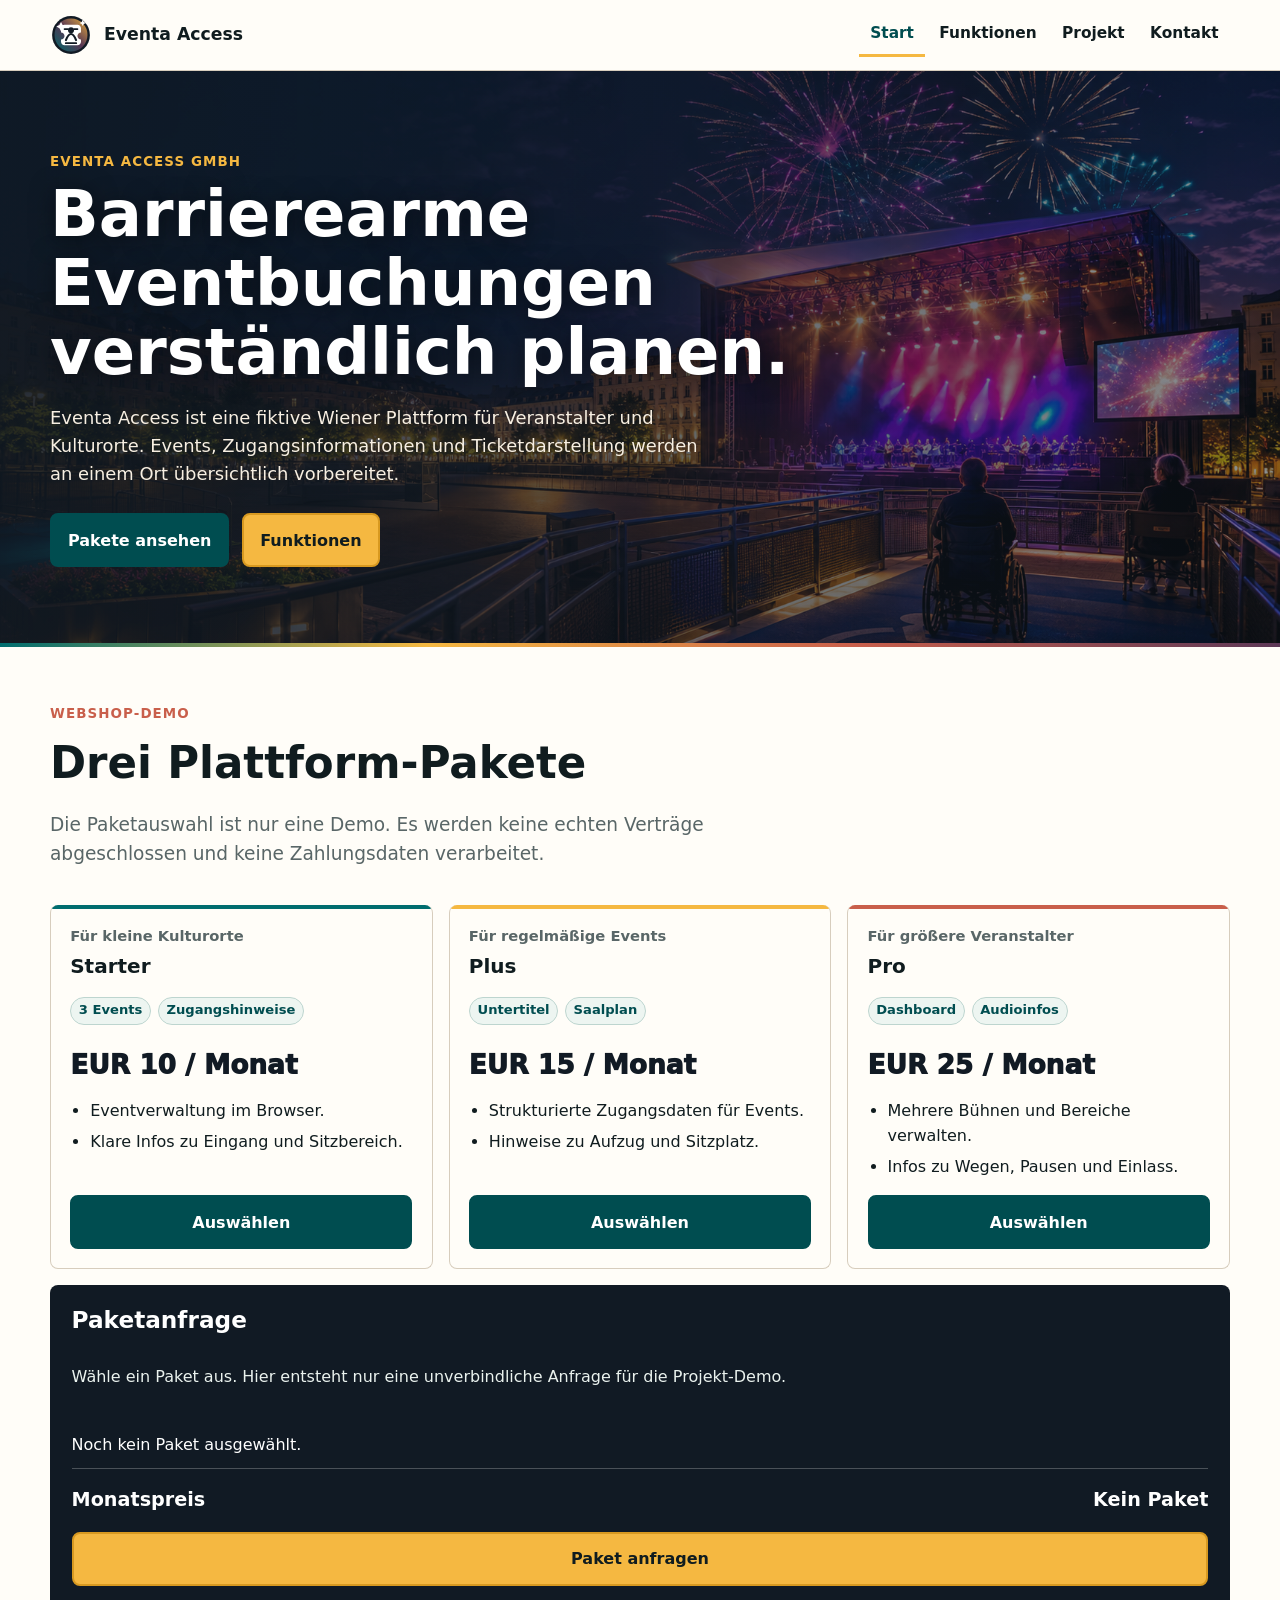
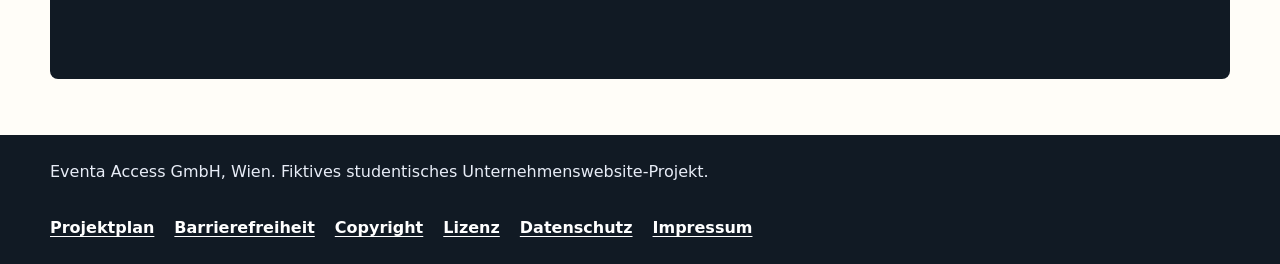
<file: index.html>
<!doctype html>
<html lang="de">
<head>
  <meta charset="utf-8">
  <meta name="viewport" content="width=device-width, initial-scale=1">
  <title>Eventa Access | Barrierearme Eventbuchungen</title>
  <meta name="description" content="Fiktive Unternehmenswebsite mit Webshop-Demo für eine digitale Plattform rund um Eventverwaltung, Zugangsinformationen und barrierearme Ticketdarstellung.">
  <link rel="icon" href="favicon.svg" type="image/svg+xml">
  <link rel="stylesheet" href="styles.css">
  <script src="main.js" defer></script>
</head>
<body>
  <a class="skip-link" href="#main">Zum Inhalt springen</a>
  <header class="site-header">
    <div class="header-inner">
      <a class="brand" href="index.html" aria-label="Eventa Access Startseite"><img src="brand-symbol.svg" alt="" width="42" height="42"><span>Eventa Access</span></a>
      <button class="nav-toggle" type="button" aria-expanded="false" aria-controls="site-nav" data-nav-toggle><span></span><span></span><span></span><span class="sr-only">Navigation öffnen</span></button>
      <nav id="site-nav" class="site-nav" aria-label="Hauptnavigation" data-nav>
        <ul>
          <li><a href="index.html" aria-current="page">Start</a></li>
          <li><a href="features.html">Funktionen</a></li>
          <li><a href="about.html">Projekt</a></li>
          <li><a href="contact.html">Kontakt</a></li>
        </ul>
      </nav>
    </div>
  </header>

  <main id="main">
    <section class="hero simple-hero" aria-labelledby="hero-title">
      <div class="container hero-content">
        <p class="eyebrow">Eventa Access GmbH</p>
        <h1 id="hero-title">Barrierearme Eventbuchungen verständlich planen.</h1>
        <p class="lead">Eventa Access ist eine fiktive Wiener Plattform für Veranstalter und Kulturorte. Events, Zugangsinformationen und Ticketdarstellung werden an einem Ort übersichtlich vorbereitet.</p>
        <div class="hero-actions">
          <a class="button" href="#tickets">Pakete ansehen</a>
          <a class="button secondary" href="features.html">Funktionen</a>
        </div>
      </div>
    </section>

    <section id="tickets" class="section" aria-labelledby="tickets-title">
      <div class="container">
        <div class="section-heading">
          <p class="eyebrow">Webshop-Demo</p>
          <h2 id="tickets-title">Drei Plattform-Pakete</h2>
          <p class="lead">Die Paketauswahl ist nur eine Demo. Es werden keine echten Verträge abgeschlossen und keine Zahlungsdaten verarbeitet.</p>
        </div>

        <div class="shop-layout simple-shop">
          <div class="grid three" role="list" aria-label="Paketangebote">
            <article class="price-card" role="listitem">
              <p class="ticket-meta">Für kleine Kulturorte</p>
              <h3>Starter</h3>
              <div class="access-tags" aria-label="Zugangshinweise">
                <span>3 Events</span>
                <span>Zugangshinweise</span>
              </div>
              <p class="price">EUR 10 / Monat</p>
              <ul>
                <li>Eventverwaltung im Browser.</li>
                <li>Klare Infos zu Eingang und Sitzbereich.</li>
              </ul>
              <button class="button" type="button" data-add-plan data-plan="Starter Plattform-Paket" data-price="10">Auswählen</button>
            </article>

            <article class="price-card" role="listitem">
              <p class="ticket-meta">Für regelmäßige Events</p>
              <h3>Plus</h3>
              <div class="access-tags" aria-label="Zugangshinweise">
                <span>Untertitel</span>
                <span>Saalplan</span>
              </div>
              <p class="price">EUR 15 / Monat</p>
              <ul>
                <li>Strukturierte Zugangsdaten für Events.</li>
                <li>Hinweise zu Aufzug und Sitzplatz.</li>
              </ul>
              <button class="button" type="button" data-add-plan data-plan="Plus Plattform-Paket" data-price="15">Auswählen</button>
            </article>

            <article class="price-card" role="listitem">
              <p class="ticket-meta">Für größere Veranstalter</p>
              <h3>Pro</h3>
              <div class="access-tags" aria-label="Zugangshinweise">
                <span>Dashboard</span>
                <span>Audioinfos</span>
              </div>
              <p class="price">EUR 25 / Monat</p>
              <ul>
                <li>Mehrere Bühnen und Bereiche verwalten.</li>
                <li>Infos zu Wegen, Pausen und Einlass.</li>
              </ul>
              <button class="button" type="button" data-add-plan data-plan="Pro Plattform-Paket" data-price="25">Auswählen</button>
            </article>
          </div>

          <aside class="cart-panel simple-cart" aria-labelledby="cart-title">
            <h2 id="cart-title">Paketanfrage</h2>
            <p class="muted">Wähle ein Paket aus. Hier entsteht nur eine unverbindliche Anfrage für die Projekt-Demo.</p>
            <ul class="cart-list" data-cart-list></ul>
            <div class="cart-total"><span>Monatspreis</span><strong data-cart-total>Kein Paket</strong></div>
            <a class="button secondary" href="contact.html">Paket anfragen</a>
            <p class="status" role="status" aria-live="polite" data-cart-status></p>
          </aside>
        </div>
      </div>
    </section>
  </main>

  <footer class="site-footer">
    <div class="container footer-grid">
      <p>Eventa Access GmbH, Wien. Fiktives studentisches Unternehmenswebsite-Projekt.</p>
      <div class="footer-links" aria-label="Rechtliche Seiten">
        <a href="projektplan.html">Projektplan</a>
        <a href="accessibility.html">Barrierefreiheit</a>
        <a href="copyright.html">Copyright</a>
        <a href="license.html">Lizenz</a>
        <a href="privacy.html">Datenschutz</a>
        <a href="impressum.html">Impressum</a>
      </div>
    </div>
  </footer>
</body>
</html>
</file>
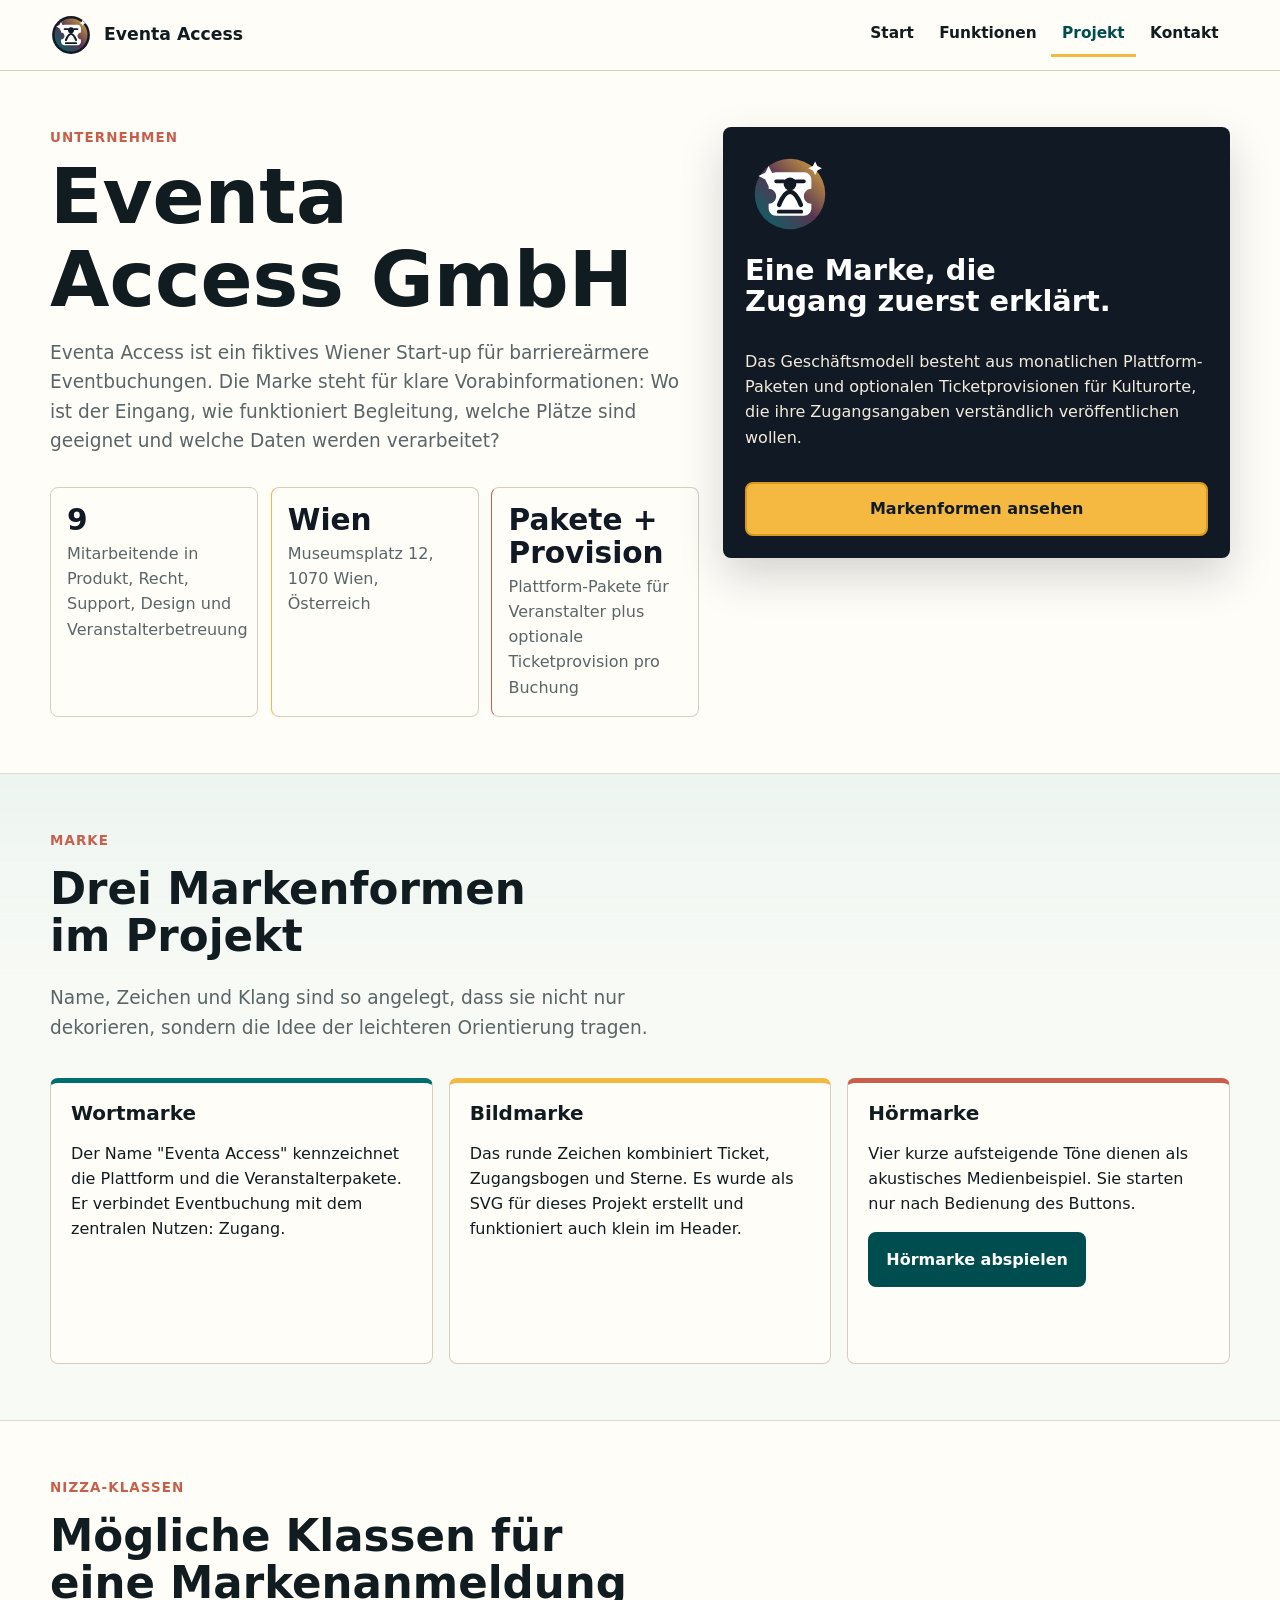
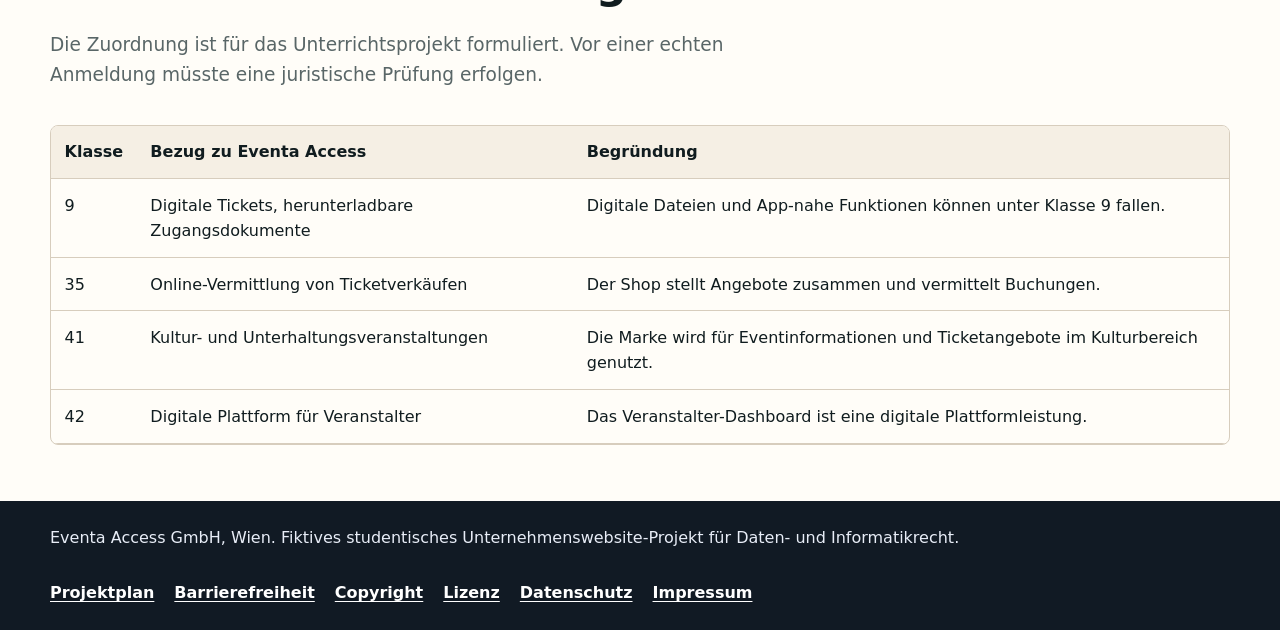
<file: about.html>
<!doctype html>
<html lang="de">
<head>
  <meta charset="utf-8">
  <meta name="viewport" content="width=device-width, initial-scale=1">
  <title>About & Marke | Eventa Access</title>
  <meta name="description" content="Unternehmens- und Markeninformationen für Eventa Access mit Nizza-Klassen.">
  <link rel="icon" href="favicon.svg" type="image/svg+xml">
  <link rel="stylesheet" href="styles.css">
  <script src="main.js" defer></script>
</head>
<body>
  <a class="skip-link" href="#main">Zum Inhalt springen</a>
  <header class="site-header">
    <div class="header-inner">
      <a class="brand" href="index.html" aria-label="Eventa Access Startseite"><img src="brand-symbol.svg" alt="" width="42" height="42"><span>Eventa Access</span></a>
      <button class="nav-toggle" type="button" aria-expanded="false" aria-controls="site-nav" data-nav-toggle><span></span><span></span><span></span><span class="sr-only">Navigation öffnen</span></button>
      <nav id="site-nav" class="site-nav" aria-label="Hauptnavigation" data-nav>
        <ul>
          <li><a href="index.html">Start</a></li>
          <li><a href="features.html">Funktionen</a></li>
          <li><a href="about.html" aria-current="page">Projekt</a></li>
          <li><a href="contact.html">Kontakt</a></li>
        </ul>
      </nav>
    </div>
  </header>

  <main id="main">
    <section class="section">
      <div class="container split-layout">
        <div>
          <p class="eyebrow">Unternehmen</p>
          <h1>Eventa Access GmbH</h1>
          <p class="lead">Eventa Access ist ein fiktives Wiener Start-up für barriereärmere Eventbuchungen. Die Marke steht für klare Vorabinformationen: Wo ist der Eingang, wie funktioniert Begleitung, welche Plätze sind geeignet und welche Daten werden verarbeitet?</p>

          <div class="metric-row" aria-label="Unternehmensdaten">
            <div class="metric"><strong>9</strong><span>Mitarbeitende in Produkt, Recht, Support, Design und Veranstalterbetreuung</span></div>
            <div class="metric"><strong>Wien</strong><span>Museumsplatz 12, 1070 Wien, Österreich</span></div>
            <div class="metric"><strong>Pakete + Provision</strong><span>Plattform-Pakete für Veranstalter plus optionale Ticketprovision pro Buchung</span></div>
          </div>
        </div>

        <aside class="brand-board" aria-labelledby="brand-board-title">
          <img src="brand-symbol.svg" alt="" width="120" height="120">
          <h2 id="brand-board-title">Eine Marke, die Zugang zuerst erklärt.</h2>
          <p>Das Geschäftsmodell besteht aus monatlichen Plattform-Paketen und optionalen Ticketprovisionen für Kulturorte, die ihre Zugangsangaben verständlich veröffentlichen wollen.</p>
          <a class="button secondary" href="#brand-title">Markenformen ansehen</a>
        </aside>
      </div>
    </section>

    <section class="section alt" aria-labelledby="brand-title">
      <div class="container">
        <div class="section-heading">
          <p class="eyebrow">Marke</p>
          <h2 id="brand-title">Drei Markenformen im Projekt</h2>
          <p class="lead">Name, Zeichen und Klang sind so angelegt, dass sie nicht nur dekorieren, sondern die Idee der leichteren Orientierung tragen.</p>
        </div>
        <div class="grid three">
          <article class="card">
            <h3>Wortmarke</h3>
            <p>Der Name "Eventa Access" kennzeichnet die Plattform und die Veranstalterpakete. Er verbindet Eventbuchung mit dem zentralen Nutzen: Zugang.</p>
          </article>
          <article class="card">
            <h3>Bildmarke</h3>
            <p>Das runde Zeichen kombiniert Ticket, Zugangsbogen und Sterne. Es wurde als SVG für dieses Projekt erstellt und funktioniert auch klein im Header.</p>
          </article>
          <article class="card">
            <h3>Hörmarke</h3>
            <p>Vier kurze aufsteigende Töne dienen als akustisches Medienbeispiel. Sie starten nur nach Bedienung des Buttons.</p>
            <button class="button" type="button" data-sound-demo>Hörmarke abspielen</button>
            <p class="status" role="status" aria-live="polite" data-sound-status></p>
          </article>
        </div>
      </div>
    </section>

    <section class="section" aria-labelledby="nice-title">
      <div class="container">
        <div class="section-heading">
          <p class="eyebrow">Nizza-Klassen</p>
          <h2 id="nice-title">Mögliche Klassen für eine Markenanmeldung</h2>
          <p class="lead">Die Zuordnung ist für das Unterrichtsprojekt formuliert. Vor einer echten Anmeldung müsste eine juristische Prüfung erfolgen.</p>
        </div>
        <div class="table-wrap">
          <table>
            <thead>
              <tr><th scope="col">Klasse</th><th scope="col">Bezug zu Eventa Access</th><th scope="col">Begründung</th></tr>
            </thead>
            <tbody>
              <tr><td>9</td><td>Digitale Tickets, herunterladbare Zugangsdokumente</td><td>Digitale Dateien und App-nahe Funktionen können unter Klasse 9 fallen.</td></tr>
              <tr><td>35</td><td>Online-Vermittlung von Ticketverkäufen</td><td>Der Shop stellt Angebote zusammen und vermittelt Buchungen.</td></tr>
              <tr><td>41</td><td>Kultur- und Unterhaltungsveranstaltungen</td><td>Die Marke wird für Eventinformationen und Ticketangebote im Kulturbereich genutzt.</td></tr>
              <tr><td>42</td><td>Digitale Plattform für Veranstalter</td><td>Das Veranstalter-Dashboard ist eine digitale Plattformleistung.</td></tr>
            </tbody>
          </table>
        </div>
      </div>
    </section>

  </main>

  <footer class="site-footer">
    <div class="container footer-grid">
      <p>Eventa Access GmbH, Wien. Fiktives studentisches Unternehmenswebsite-Projekt für Daten- und Informatikrecht.</p>
      <div class="footer-links" aria-label="Rechtliche Seiten">
        <a href="projektplan.html">Projektplan</a>
        <a href="accessibility.html">Barrierefreiheit</a>
        <a href="copyright.html">Copyright</a>
        <a href="license.html">Lizenz</a>
        <a href="privacy.html">Datenschutz</a>
        <a href="impressum.html">Impressum</a>
      </div>
    </div>
  </footer>
</body>
</html>
</file>
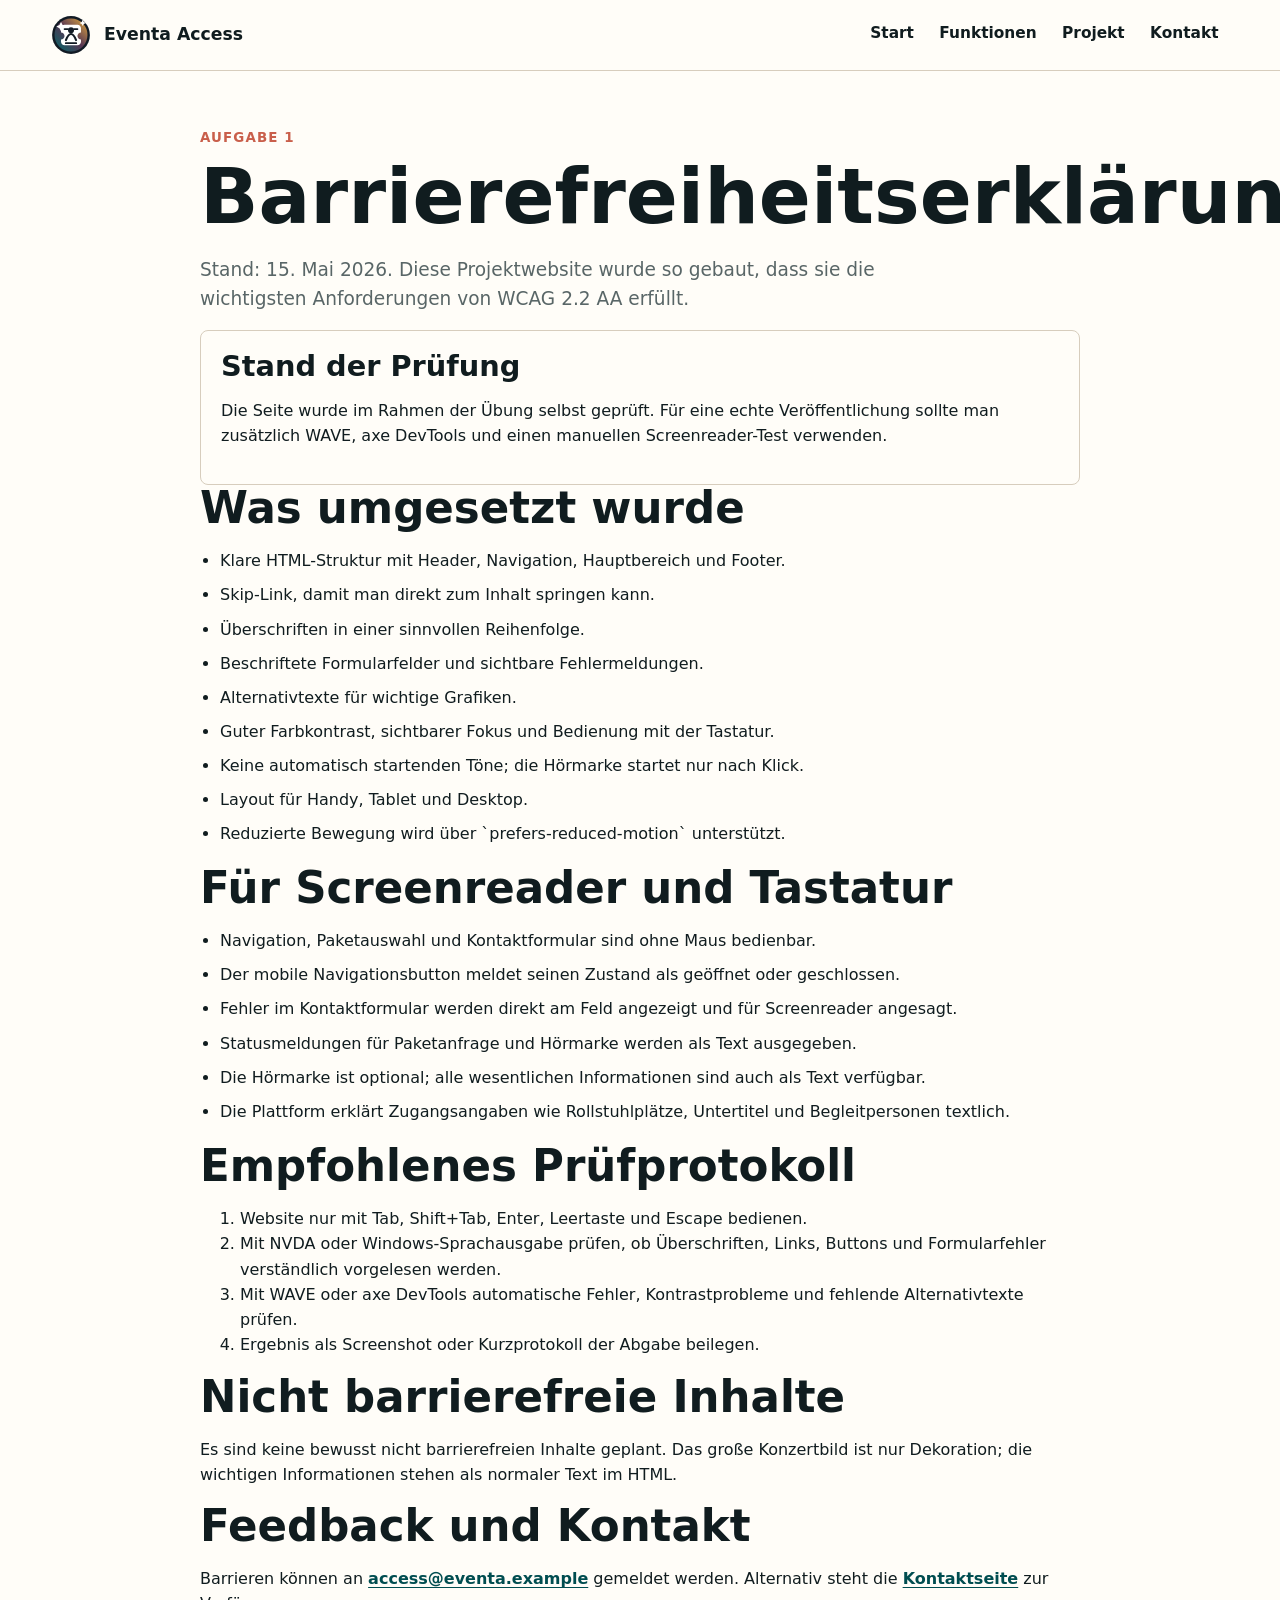
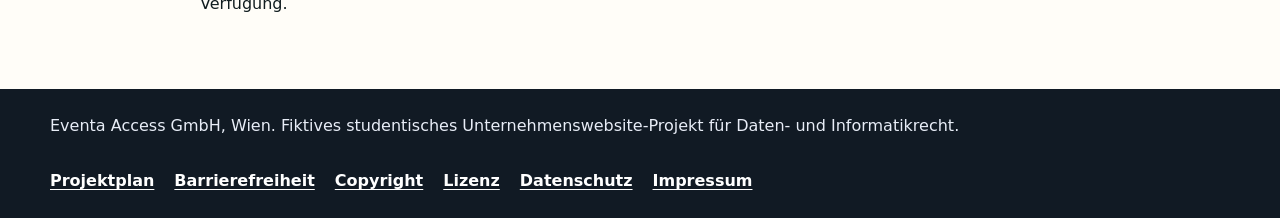
<file: accessibility.html>
<!doctype html>
<html lang="de">
<head>
  <meta charset="utf-8">
  <meta name="viewport" content="width=device-width, initial-scale=1">
  <title>Barrierefreiheit | Eventa Access</title>
  <meta name="description" content="Barrierefreiheitserklärung für Eventa Access nach WCAG 2.2 AA als Projektziel.">
  <link rel="icon" href="favicon.svg" type="image/svg+xml">
  <link rel="stylesheet" href="styles.css">
  <script src="main.js" defer></script>
</head>
<body>
  <a class="skip-link" href="#main">Zum Inhalt springen</a>
  <header class="site-header">
    <div class="header-inner">
      <a class="brand" href="index.html" aria-label="Eventa Access Startseite"><img src="brand-symbol.svg" alt="" width="42" height="42"><span>Eventa Access</span></a>
      <button class="nav-toggle" type="button" aria-expanded="false" aria-controls="site-nav" data-nav-toggle><span></span><span></span><span></span><span class="sr-only">Navigation öffnen</span></button>
      <nav id="site-nav" class="site-nav" aria-label="Hauptnavigation" data-nav>
        <ul>
          <li><a href="index.html">Start</a></li>
          <li><a href="features.html">Funktionen</a></li>
          <li><a href="about.html">Projekt</a></li>
          <li><a href="contact.html">Kontakt</a></li>
        </ul>
      </nav>
    </div>
  </header>

  <main id="main">
    <section class="section">
      <div class="container narrow">
        <p class="eyebrow">Aufgabe 1</p>
        <h1>Barrierefreiheitserklärung</h1>
        <p class="lead">Stand: 15. Mai 2026. Diese Projektwebsite wurde so gebaut, dass sie die wichtigsten Anforderungen von WCAG 2.2 AA erfüllt.</p>

        <div class="notice">
          <h2>Stand der Prüfung</h2>
          <p>Die Seite wurde im Rahmen der Übung selbst geprüft. Für eine echte Veröffentlichung sollte man zusätzlich WAVE, axe DevTools und einen manuellen Screenreader-Test verwenden.</p>
        </div>

        <h2>Was umgesetzt wurde</h2>
        <ul class="check-list">
          <li>Klare HTML-Struktur mit Header, Navigation, Hauptbereich und Footer.</li>
          <li>Skip-Link, damit man direkt zum Inhalt springen kann.</li>
          <li>Überschriften in einer sinnvollen Reihenfolge.</li>
          <li>Beschriftete Formularfelder und sichtbare Fehlermeldungen.</li>
          <li>Alternativtexte für wichtige Grafiken.</li>
          <li>Guter Farbkontrast, sichtbarer Fokus und Bedienung mit der Tastatur.</li>
          <li>Keine automatisch startenden Töne; die Hörmarke startet nur nach Klick.</li>
          <li>Layout für Handy, Tablet und Desktop.</li>
          <li>Reduzierte Bewegung wird über `prefers-reduced-motion` unterstützt.</li>
        </ul>

        <h2>Für Screenreader und Tastatur</h2>
        <ul class="check-list">
          <li>Navigation, Paketauswahl und Kontaktformular sind ohne Maus bedienbar.</li>
          <li>Der mobile Navigationsbutton meldet seinen Zustand als geöffnet oder geschlossen.</li>
          <li>Fehler im Kontaktformular werden direkt am Feld angezeigt und für Screenreader angesagt.</li>
          <li>Statusmeldungen für Paketanfrage und Hörmarke werden als Text ausgegeben.</li>
          <li>Die Hörmarke ist optional; alle wesentlichen Informationen sind auch als Text verfügbar.</li>
          <li>Die Plattform erklärt Zugangsangaben wie Rollstuhlplätze, Untertitel und Begleitpersonen textlich.</li>
        </ul>

        <h2>Empfohlenes Prüfprotokoll</h2>
        <ol>
          <li>Website nur mit Tab, Shift+Tab, Enter, Leertaste und Escape bedienen.</li>
          <li>Mit NVDA oder Windows-Sprachausgabe prüfen, ob Überschriften, Links, Buttons und Formularfehler verständlich vorgelesen werden.</li>
          <li>Mit WAVE oder axe DevTools automatische Fehler, Kontrastprobleme und fehlende Alternativtexte prüfen.</li>
          <li>Ergebnis als Screenshot oder Kurzprotokoll der Abgabe beilegen.</li>
        </ol>

        <h2>Nicht barrierefreie Inhalte</h2>
        <p>Es sind keine bewusst nicht barrierefreien Inhalte geplant. Das große Konzertbild ist nur Dekoration; die wichtigen Informationen stehen als normaler Text im HTML.</p>

        <h2>Feedback und Kontakt</h2>
        <p>Barrieren können an <a href="mailto:access@eventa.example">access@eventa.example</a> gemeldet werden. Alternativ steht die <a href="contact.html">Kontaktseite</a> zur Verfügung.</p>
      </div>
    </section>
  </main>

  <footer class="site-footer">
    <div class="container footer-grid">
      <p>Eventa Access GmbH, Wien. Fiktives studentisches Unternehmenswebsite-Projekt für Daten- und Informatikrecht.</p>
      <div class="footer-links" aria-label="Rechtliche Seiten">
        <a href="projektplan.html">Projektplan</a>
        <a href="accessibility.html">Barrierefreiheit</a>
        <a href="copyright.html">Copyright</a>
        <a href="license.html">Lizenz</a>
        <a href="privacy.html">Datenschutz</a>
        <a href="impressum.html">Impressum</a>
      </div>
    </div>
  </footer>
</body>
</html>
</file>
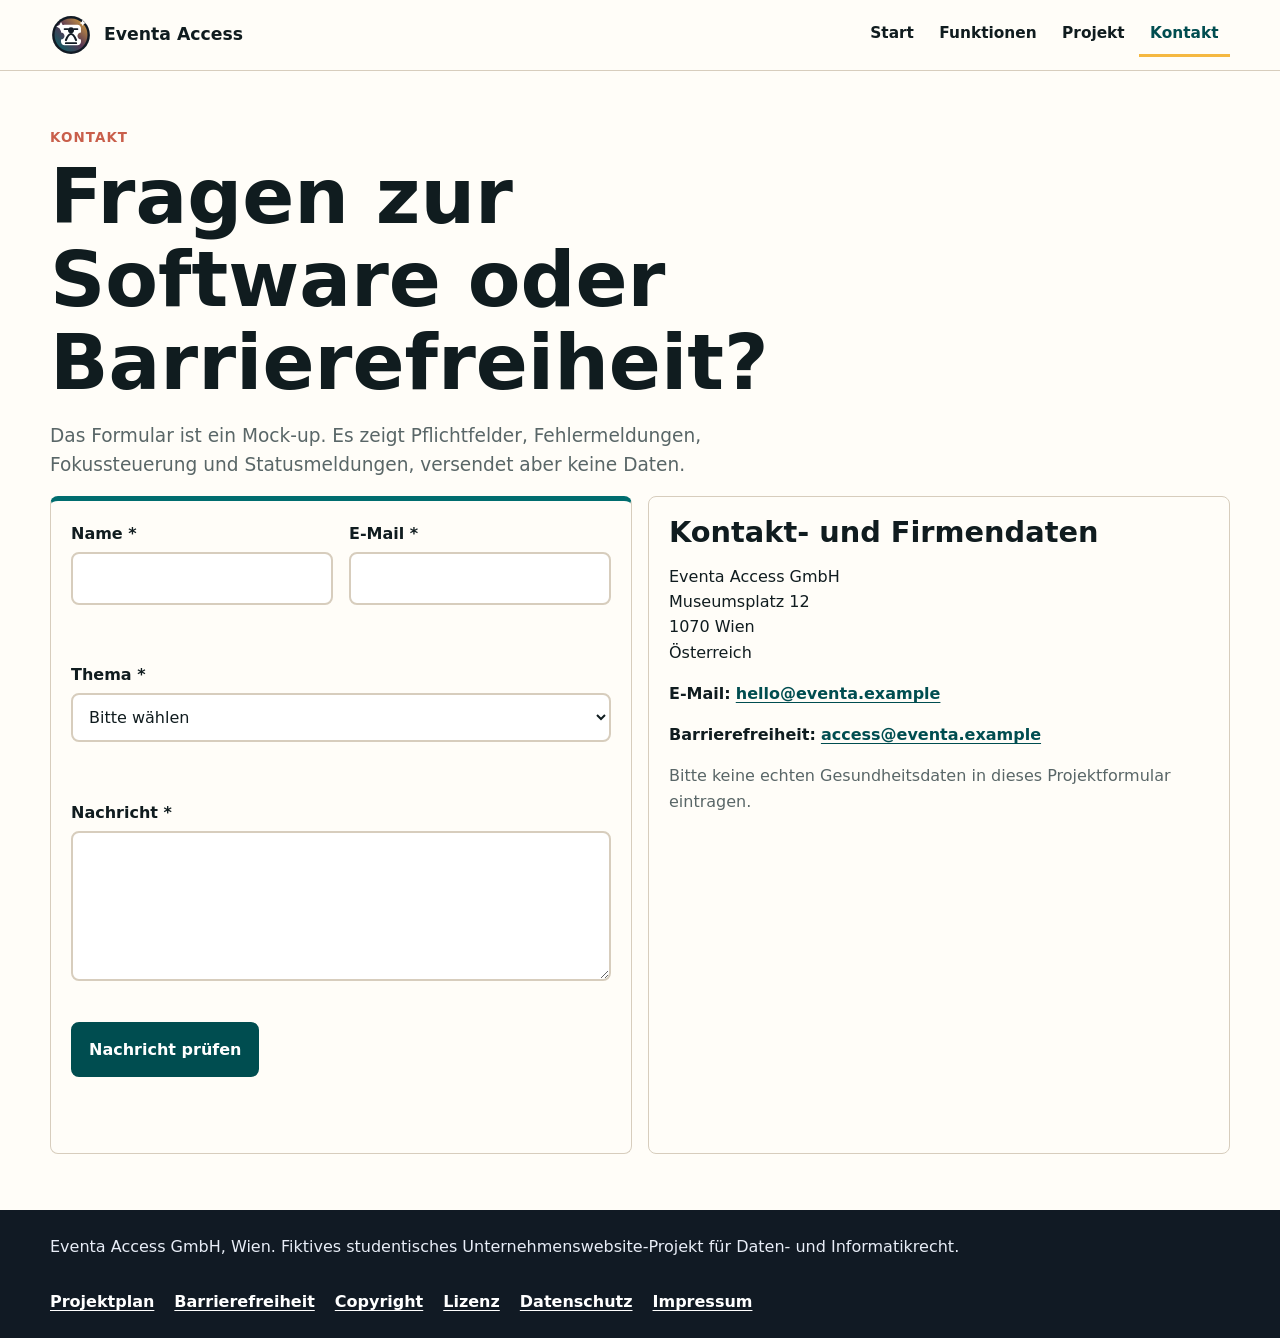
<file: contact.html>
<!doctype html>
<html lang="de">
<head>
  <meta charset="utf-8">
  <meta name="viewport" content="width=device-width, initial-scale=1">
  <title>Kontakt | Eventa Access</title>
  <meta name="description" content="Kontaktseite von Eventa Access mit barrierearmem Mock-Kontaktformular.">
  <link rel="icon" href="favicon.svg" type="image/svg+xml">
  <link rel="stylesheet" href="styles.css">
  <script src="main.js" defer></script>
</head>
<body>
  <a class="skip-link" href="#main">Zum Inhalt springen</a>
  <header class="site-header">
    <div class="header-inner">
      <a class="brand" href="index.html" aria-label="Eventa Access Startseite"><img src="brand-symbol.svg" alt="" width="42" height="42"><span>Eventa Access</span></a>
      <button class="nav-toggle" type="button" aria-expanded="false" aria-controls="site-nav" data-nav-toggle><span></span><span></span><span></span><span class="sr-only">Navigation öffnen</span></button>
      <nav id="site-nav" class="site-nav" aria-label="Hauptnavigation" data-nav>
        <ul>
          <li><a href="index.html">Start</a></li>
          <li><a href="features.html">Funktionen</a></li>
          <li><a href="about.html">Projekt</a></li>
          <li><a href="contact.html" aria-current="page">Kontakt</a></li>
        </ul>
      </nav>
    </div>
  </header>

  <main id="main">
    <section class="section">
      <div class="container">
        <p class="eyebrow">Kontakt</p>
        <h1>Fragen zur Software oder Barrierefreiheit?</h1>
        <p class="lead">Das Formular ist ein Mock-up. Es zeigt Pflichtfelder, Fehlermeldungen, Fokussteuerung und Statusmeldungen, versendet aber keine Daten.</p>

        <div class="grid two">
          <form class="card" data-contact-form novalidate>
            <div class="form-grid">
              <div class="field">
                <label for="name">Name *</label>
                <input id="name" name="name" autocomplete="name" aria-describedby="name-error" aria-required="true" required>
                <p class="field-error" id="name-error" data-error-for="name" aria-live="polite"></p>
              </div>
              <div class="field">
                <label for="email">E-Mail *</label>
                <input id="email" name="email" type="email" autocomplete="email" aria-describedby="email-error" aria-required="true" required>
                <p class="field-error" id="email-error" data-error-for="email" aria-live="polite"></p>
              </div>
              <div class="field full">
                <label for="topic">Thema *</label>
                <select id="topic" name="topic" aria-describedby="topic-error" aria-required="true" required>
                  <option value="">Bitte wählen</option>
                  <option>Barrierefreiheit bei einem Event</option>
                  <option>Ticketbestellung</option>
                  <option>Veranstalterkonto</option>
                  <option>Datenschutz</option>
                  <option>Sonstiges</option>
                </select>
                <p class="field-error" id="topic-error" data-error-for="topic" aria-live="polite"></p>
              </div>
              <div class="field full">
                <label for="message">Nachricht *</label>
                <textarea id="message" name="message" aria-describedby="message-error" aria-required="true" required></textarea>
                <p class="field-error" id="message-error" data-error-for="message" aria-live="polite"></p>
              </div>
            </div>
            <button class="button" type="submit">Nachricht prüfen</button>
            <p class="status" role="status" aria-live="polite" data-form-status></p>
          </form>

          <aside class="notice" aria-labelledby="contact-data">
            <h2 id="contact-data">Kontakt- und Firmendaten</h2>
            <p>Eventa Access GmbH<br>Museumsplatz 12<br>1070 Wien<br>Österreich</p>
            <p><strong>E-Mail:</strong> <a href="mailto:hello@eventa.example">hello@eventa.example</a></p>
            <p><strong>Barrierefreiheit:</strong> <a href="mailto:access@eventa.example">access@eventa.example</a></p>
            <p class="hint">Bitte keine echten Gesundheitsdaten in dieses Projektformular eintragen.</p>
          </aside>
        </div>
      </div>
    </section>
  </main>

  <footer class="site-footer">
    <div class="container footer-grid">
      <p>Eventa Access GmbH, Wien. Fiktives studentisches Unternehmenswebsite-Projekt für Daten- und Informatikrecht.</p>
      <div class="footer-links" aria-label="Rechtliche Seiten">
        <a href="projektplan.html">Projektplan</a>
        <a href="accessibility.html">Barrierefreiheit</a>
        <a href="copyright.html">Copyright</a>
        <a href="license.html">Lizenz</a>
        <a href="privacy.html">Datenschutz</a>
        <a href="impressum.html">Impressum</a>
      </div>
    </div>
  </footer>
</body>
</html>
</file>
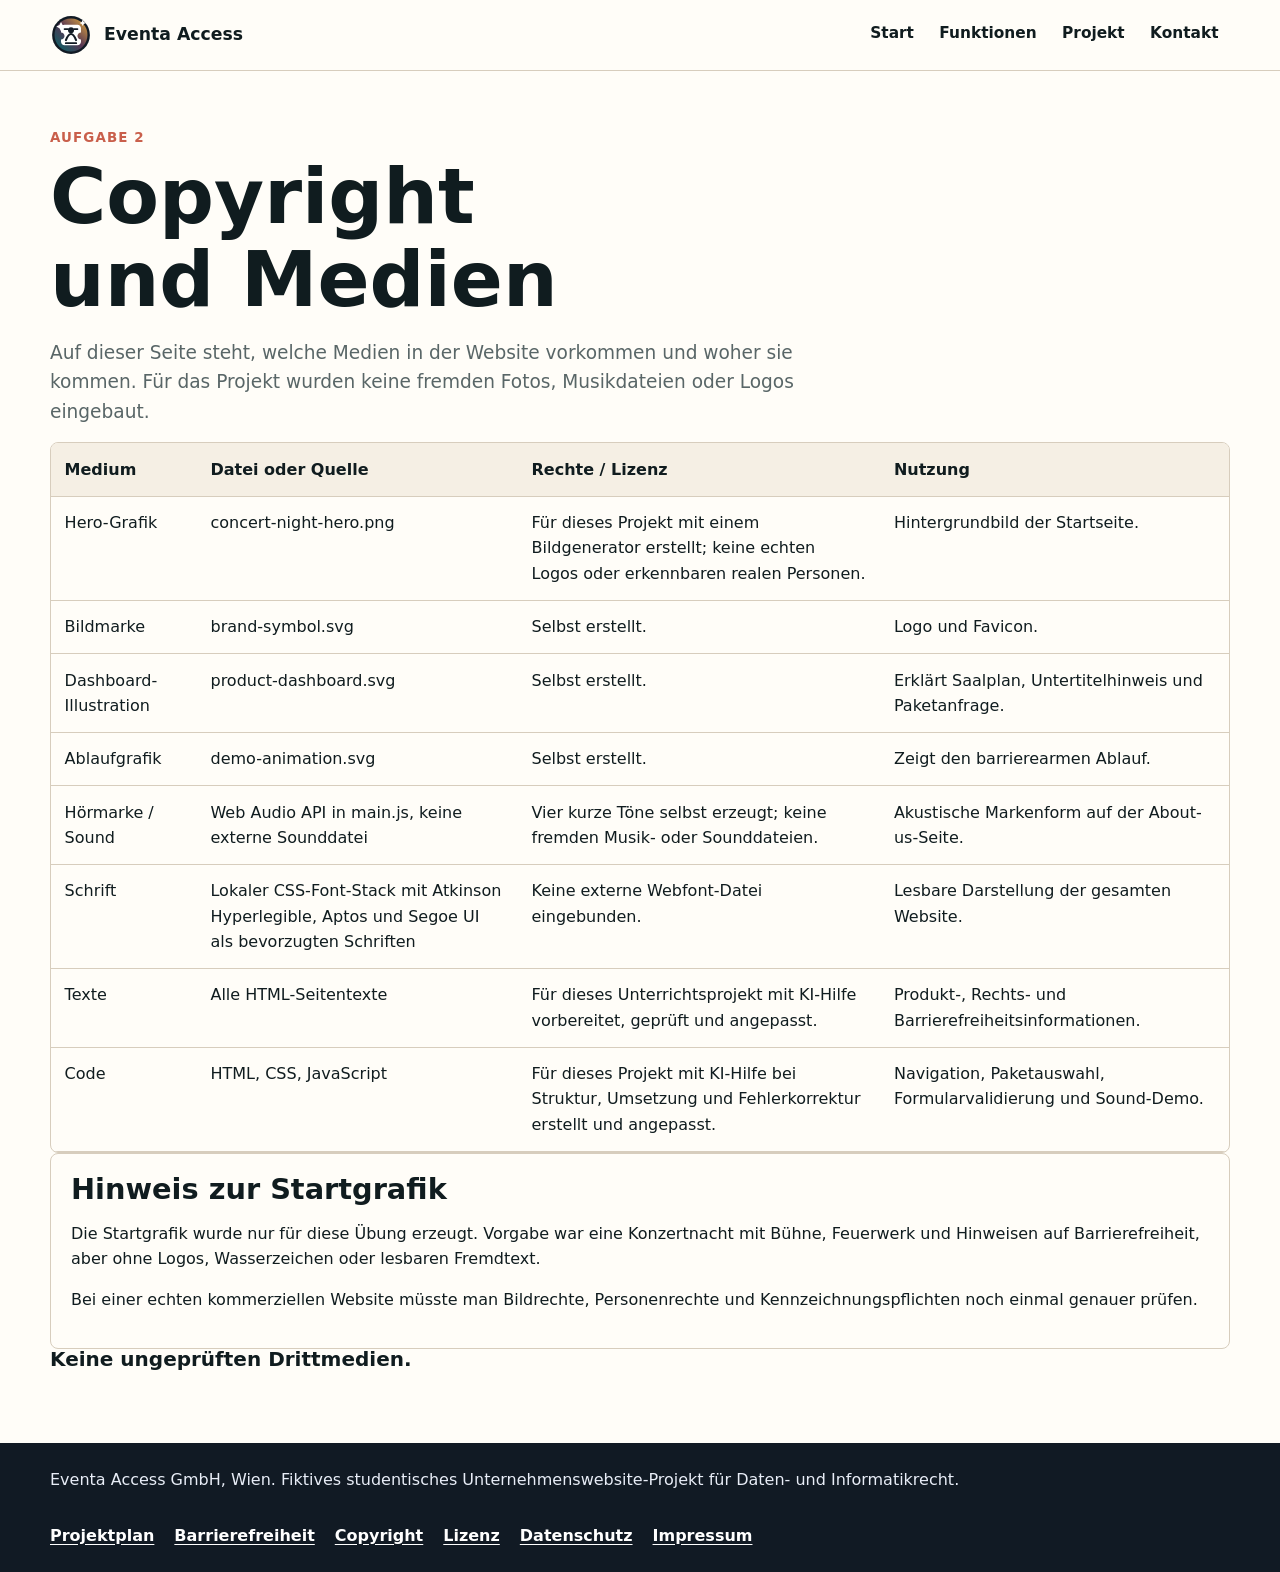
<file: copyright.html>
<!doctype html>
<html lang="de">
<head>
  <meta charset="utf-8">
  <meta name="viewport" content="width=device-width, initial-scale=1">
  <title>Copyright | Eventa Access</title>
  <meta name="description" content="Copyright- und Mediendokumentation für Eventa Access.">
  <link rel="icon" href="favicon.svg" type="image/svg+xml">
  <link rel="stylesheet" href="styles.css">
  <script src="main.js" defer></script>
</head>
<body>
  <a class="skip-link" href="#main">Zum Inhalt springen</a>
  <header class="site-header">
    <div class="header-inner">
      <a class="brand" href="index.html" aria-label="Eventa Access Startseite"><img src="brand-symbol.svg" alt="" width="42" height="42"><span>Eventa Access</span></a>
      <button class="nav-toggle" type="button" aria-expanded="false" aria-controls="site-nav" data-nav-toggle><span></span><span></span><span></span><span class="sr-only">Navigation öffnen</span></button>
      <nav id="site-nav" class="site-nav" aria-label="Hauptnavigation" data-nav>
        <ul>
          <li><a href="index.html">Start</a></li>
          <li><a href="features.html">Funktionen</a></li>
          <li><a href="about.html">Projekt</a></li>
          <li><a href="contact.html">Kontakt</a></li>
        </ul>
      </nav>
    </div>
  </header>

  <main id="main">
    <section class="section">
      <div class="container">
        <p class="eyebrow">Aufgabe 2</p>
        <h1>Copyright und Medien</h1>
        <p class="lead">Auf dieser Seite steht, welche Medien in der Website vorkommen und woher sie kommen. Für das Projekt wurden keine fremden Fotos, Musikdateien oder Logos eingebaut.</p>

        <div class="table-wrap">
          <table>
            <thead>
              <tr><th scope="col">Medium</th><th scope="col">Datei oder Quelle</th><th scope="col">Rechte / Lizenz</th><th scope="col">Nutzung</th></tr>
            </thead>
            <tbody>
              <tr><td>Hero-Grafik</td><td>concert-night-hero.png</td><td>Für dieses Projekt mit einem Bildgenerator erstellt; keine echten Logos oder erkennbaren realen Personen.</td><td>Hintergrundbild der Startseite.</td></tr>
              <tr><td>Bildmarke</td><td>brand-symbol.svg</td><td>Selbst erstellt.</td><td>Logo und Favicon.</td></tr>
              <tr><td>Dashboard-Illustration</td><td>product-dashboard.svg</td><td>Selbst erstellt.</td><td>Erklärt Saalplan, Untertitelhinweis und Paketanfrage.</td></tr>
              <tr><td>Ablaufgrafik</td><td>demo-animation.svg</td><td>Selbst erstellt.</td><td>Zeigt den barrierearmen Ablauf.</td></tr>
              <tr><td>Hörmarke / Sound</td><td>Web Audio API in main.js, keine externe Sounddatei</td><td>Vier kurze Töne selbst erzeugt; keine fremden Musik- oder Sounddateien.</td><td>Akustische Markenform auf der About-us-Seite.</td></tr>
              <tr><td>Schrift</td><td>Lokaler CSS-Font-Stack mit Atkinson Hyperlegible, Aptos und Segoe UI als bevorzugten Schriften</td><td>Keine externe Webfont-Datei eingebunden.</td><td>Lesbare Darstellung der gesamten Website.</td></tr>
              <tr><td>Texte</td><td>Alle HTML-Seitentexte</td><td>Für dieses Unterrichtsprojekt mit KI-Hilfe vorbereitet, geprüft und angepasst.</td><td>Produkt-, Rechts- und Barrierefreiheitsinformationen.</td></tr>
              <tr><td>Code</td><td>HTML, CSS, JavaScript</td><td>Für dieses Projekt mit KI-Hilfe bei Struktur, Umsetzung und Fehlerkorrektur erstellt und angepasst.</td><td>Navigation, Paketauswahl, Formularvalidierung und Sound-Demo.</td></tr>
            </tbody>
          </table>
        </div>

        <div class="notice" aria-labelledby="ai-title">
          <h2 id="ai-title">Hinweis zur Startgrafik</h2>
          <p>Die Startgrafik wurde nur für diese Übung erzeugt. Vorgabe war eine Konzertnacht mit Bühne, Feuerwerk und Hinweisen auf Barrierefreiheit, aber ohne Logos, Wasserzeichen oder lesbaren Fremdtext.</p>
          <p>Bei einer echten kommerziellen Website müsste man Bildrechte, Personenrechte und Kennzeichnungspflichten noch einmal genauer prüfen.</p>
        </div>

        <h3>Keine ungeprüften Drittmedien.</h3>
      
      </div>
    </section>
  </main>

  <footer class="site-footer">
    <div class="container footer-grid">
      <p>Eventa Access GmbH, Wien. Fiktives studentisches Unternehmenswebsite-Projekt für Daten- und Informatikrecht.</p>
      <div class="footer-links" aria-label="Rechtliche Seiten">
        <a href="projektplan.html">Projektplan</a>
        <a href="accessibility.html">Barrierefreiheit</a>
        <a href="copyright.html">Copyright</a>
        <a href="license.html">Lizenz</a>
        <a href="privacy.html">Datenschutz</a>
        <a href="impressum.html">Impressum</a>
      </div>
    </div>
  </footer>
</body>
</html>
</file>
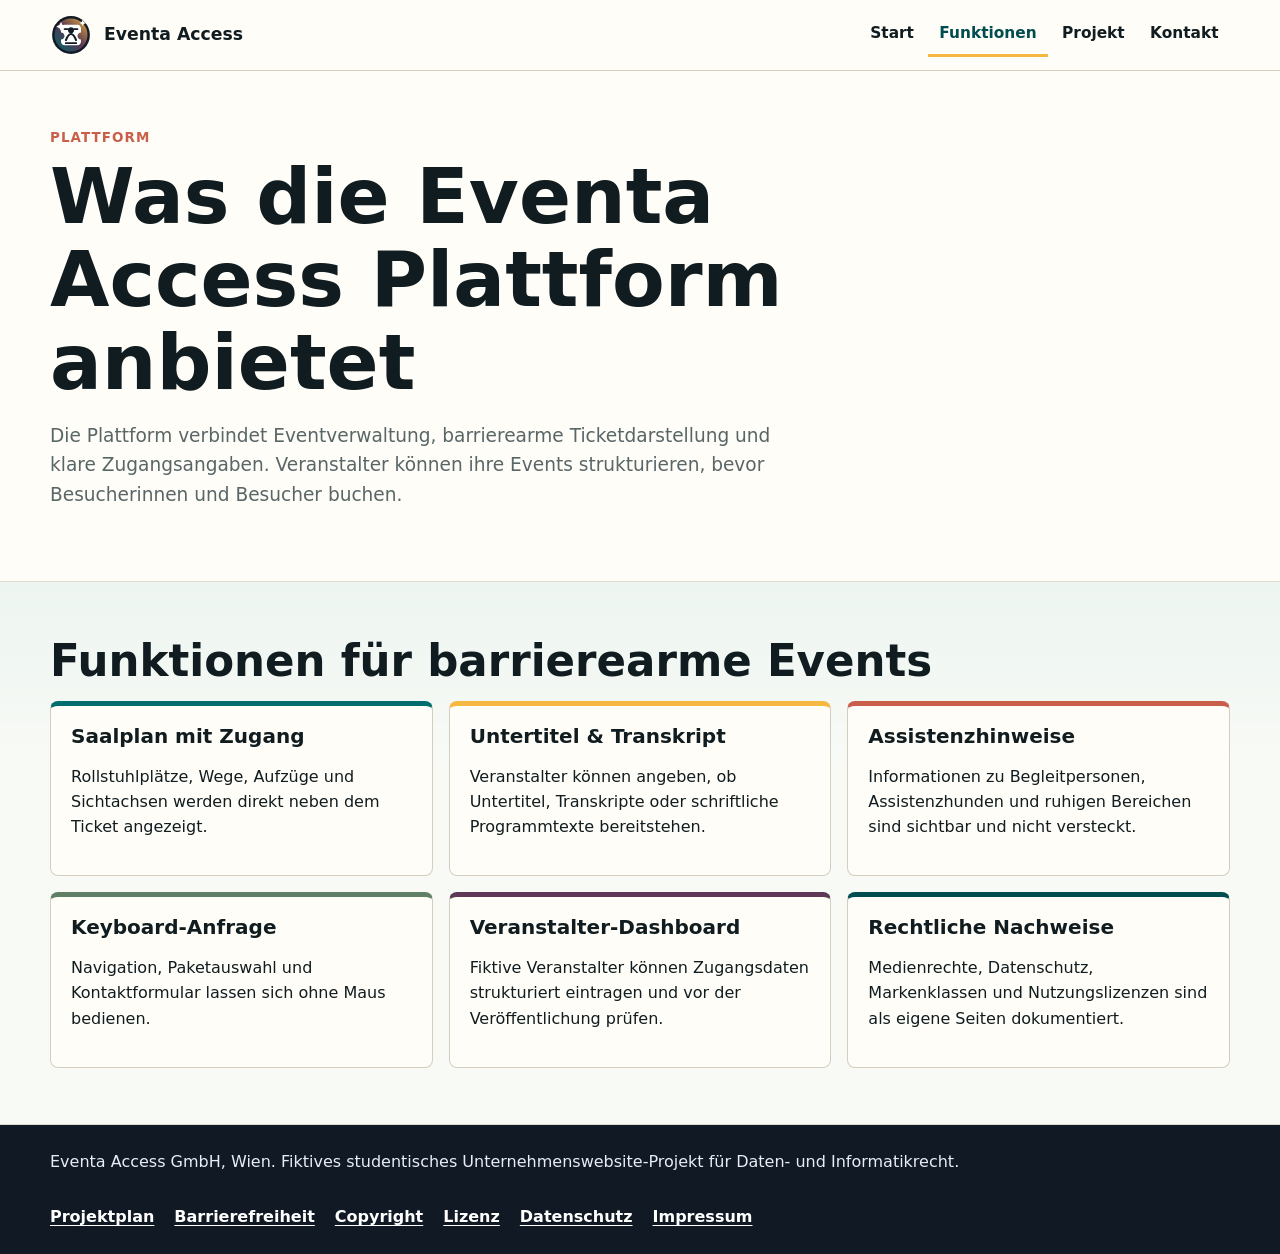
<file: features.html>
<!doctype html>
<html lang="de">
<head>
  <meta charset="utf-8">
  <meta name="viewport" content="width=device-width, initial-scale=1">
  <title>Funktionen | Eventa Access</title>
  <meta name="description" content="Funktionen der fiktiven Eventa Access Plattform für barrierearme Eventbuchungen.">
  <link rel="icon" href="favicon.svg" type="image/svg+xml">
  <link rel="stylesheet" href="styles.css">
  <script src="main.js" defer></script>
</head>
<body>
  <a class="skip-link" href="#main">Zum Inhalt springen</a>
  <header class="site-header">
    <div class="header-inner">
      <a class="brand" href="index.html" aria-label="Eventa Access Startseite"><img src="brand-symbol.svg" alt="" width="42" height="42"><span>Eventa Access</span></a>
      <button class="nav-toggle" type="button" aria-expanded="false" aria-controls="site-nav" data-nav-toggle><span></span><span></span><span></span><span class="sr-only">Navigation öffnen</span></button>
      <nav id="site-nav" class="site-nav" aria-label="Hauptnavigation" data-nav>
        <ul>
          <li><a href="index.html">Start</a></li>
          <li><a href="features.html" aria-current="page">Funktionen</a></li>
          <li><a href="about.html">Projekt</a></li>
          <li><a href="contact.html">Kontakt</a></li>
        </ul>
      </nav>
    </div>
  </header>

  <main id="main">
    <section class="section">
      <div class="container">
        <p class="eyebrow">Plattform</p>
        <h1>Was die Eventa Access Plattform anbietet</h1>
        <p class="lead">Die Plattform verbindet Eventverwaltung, barrierearme Ticketdarstellung und klare Zugangsangaben. Veranstalter können ihre Events strukturieren, bevor Besucherinnen und Besucher buchen.</p>
      </div>
    </section>

    <section class="section alt" aria-labelledby="feature-grid-title">
      <div class="container">
        <h2 id="feature-grid-title">Funktionen für barrierearme Events</h2>
        <div class="grid three">
          <article class="card">
            <h3>Saalplan mit Zugang</h3>
            <p>Rollstuhlplätze, Wege, Aufzüge und Sichtachsen werden direkt neben dem Ticket angezeigt.</p>
          </article>
          <article class="card">
            <h3>Untertitel & Transkript</h3>
            <p>Veranstalter können angeben, ob Untertitel, Transkripte oder schriftliche Programmtexte bereitstehen.</p>
          </article>
          <article class="card">
            <h3>Assistenzhinweise</h3>
            <p>Informationen zu Begleitpersonen, Assistenzhunden und ruhigen Bereichen sind sichtbar und nicht versteckt.</p>
          </article>
          <article class="card">
            <h3>Keyboard-Anfrage</h3>
            <p>Navigation, Paketauswahl und Kontaktformular lassen sich ohne Maus bedienen.</p>
          </article>
          <article class="card">
            <h3>Veranstalter-Dashboard</h3>
            <p>Fiktive Veranstalter können Zugangsdaten strukturiert eintragen und vor der Veröffentlichung prüfen.</p>
          </article>
          <article class="card">
            <h3>Rechtliche Nachweise</h3>
            <p>Medienrechte, Datenschutz, Markenklassen und Nutzungslizenzen sind als eigene Seiten dokumentiert.</p>
          </article>
        </div>
      </div>
    </section>

  </main>

  <footer class="site-footer">
    <div class="container footer-grid">
      <p>Eventa Access GmbH, Wien. Fiktives studentisches Unternehmenswebsite-Projekt für Daten- und Informatikrecht.</p>
      <div class="footer-links" aria-label="Rechtliche Seiten">
        <a href="projektplan.html">Projektplan</a>
        <a href="accessibility.html">Barrierefreiheit</a>
        <a href="copyright.html">Copyright</a>
        <a href="license.html">Lizenz</a>
        <a href="privacy.html">Datenschutz</a>
        <a href="impressum.html">Impressum</a>
      </div>
    </div>
  </footer>
</body>
</html>
</file>
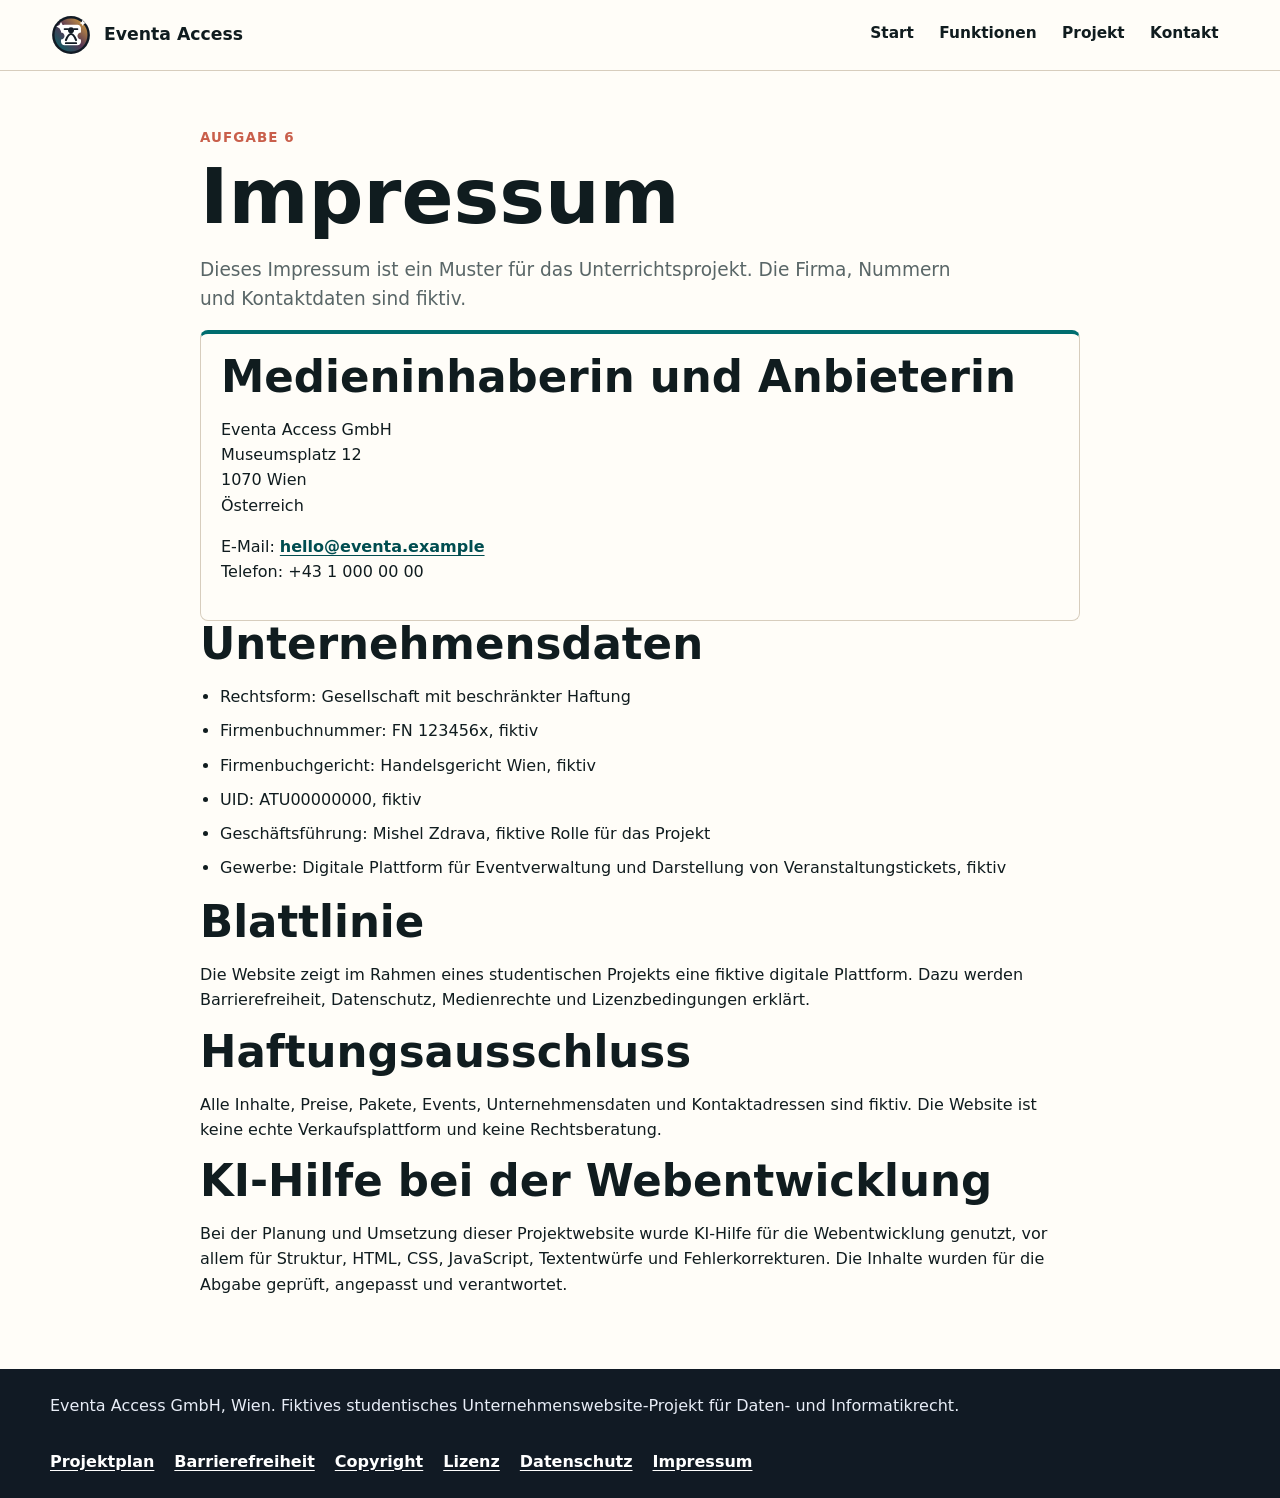
<file: impressum.html>
<!doctype html>
<html lang="de">
<head>
  <meta charset="utf-8">
  <meta name="viewport" content="width=device-width, initial-scale=1">
  <title>Impressum | Eventa Access</title>
  <meta name="description" content="Impressum für das fiktive Eventa Access Unternehmenswebsite-Projekt.">
  <link rel="icon" href="favicon.svg" type="image/svg+xml">
  <link rel="stylesheet" href="styles.css">
  <script src="main.js" defer></script>
</head>
<body>
  <a class="skip-link" href="#main">Zum Inhalt springen</a>
  <header class="site-header">
    <div class="header-inner">
      <a class="brand" href="index.html" aria-label="Eventa Access Startseite"><img src="brand-symbol.svg" alt="" width="42" height="42"><span>Eventa Access</span></a>
      <button class="nav-toggle" type="button" aria-expanded="false" aria-controls="site-nav" data-nav-toggle><span></span><span></span><span></span><span class="sr-only">Navigation öffnen</span></button>
      <nav id="site-nav" class="site-nav" aria-label="Hauptnavigation" data-nav>
        <ul>
          <li><a href="index.html">Start</a></li>
          <li><a href="features.html">Funktionen</a></li>
          <li><a href="about.html">Projekt</a></li>
          <li><a href="contact.html">Kontakt</a></li>
        </ul>
      </nav>
    </div>
  </header>

  <main id="main">
    <section class="section">
      <div class="container narrow">
        <p class="eyebrow">Aufgabe 6</p>
        <h1>Impressum</h1>
        <p class="lead">Dieses Impressum ist ein Muster für das Unterrichtsprojekt. Die Firma, Nummern und Kontaktdaten sind fiktiv.</p>

        <div class="legal-box">
          <h2>Medieninhaberin und Anbieterin</h2>
          <p>Eventa Access GmbH<br>Museumsplatz 12<br>1070 Wien<br>Österreich</p>
          <p>E-Mail: <a href="mailto:hello@eventa.example">hello@eventa.example</a><br>Telefon: +43 1 000 00 00</p>
        </div>

        <h2>Unternehmensdaten</h2>
        <ul class="check-list">
          <li>Rechtsform: Gesellschaft mit beschränkter Haftung</li>
          <li>Firmenbuchnummer: FN 123456x, fiktiv</li>
          <li>Firmenbuchgericht: Handelsgericht Wien, fiktiv</li>
          <li>UID: ATU00000000, fiktiv</li>
          <li>Geschäftsführung: Mishel Zdrava, fiktive Rolle für das Projekt</li>
          <li>Gewerbe: Digitale Plattform für Eventverwaltung und Darstellung von Veranstaltungstickets, fiktiv</li>
        </ul>

        <h2>Blattlinie</h2>
        <p>Die Website zeigt im Rahmen eines studentischen Projekts eine fiktive digitale Plattform. Dazu werden Barrierefreiheit, Datenschutz, Medienrechte und Lizenzbedingungen erklärt.</p>

        <h2>Haftungsausschluss</h2>
        <p>Alle Inhalte, Preise, Pakete, Events, Unternehmensdaten und Kontaktadressen sind fiktiv. Die Website ist keine echte Verkaufsplattform und keine Rechtsberatung.</p>

        <h2>KI-Hilfe bei der Webentwicklung</h2>
        <p>Bei der Planung und Umsetzung dieser Projektwebsite wurde KI-Hilfe für die Webentwicklung genutzt, vor allem für Struktur, HTML, CSS, JavaScript, Textentwürfe und Fehlerkorrekturen. Die Inhalte wurden für die Abgabe geprüft, angepasst und verantwortet.</p>
      </div>
    </section>
  </main>

  <footer class="site-footer">
    <div class="container footer-grid">
      <p>Eventa Access GmbH, Wien. Fiktives studentisches Unternehmenswebsite-Projekt für Daten- und Informatikrecht.</p>
      <div class="footer-links" aria-label="Rechtliche Seiten">
        <a href="projektplan.html">Projektplan</a>
        <a href="accessibility.html">Barrierefreiheit</a>
        <a href="copyright.html">Copyright</a>
        <a href="license.html">Lizenz</a>
        <a href="privacy.html">Datenschutz</a>
        <a href="impressum.html">Impressum</a>
      </div>
    </div>
  </footer>
</body>
</html>
</file>
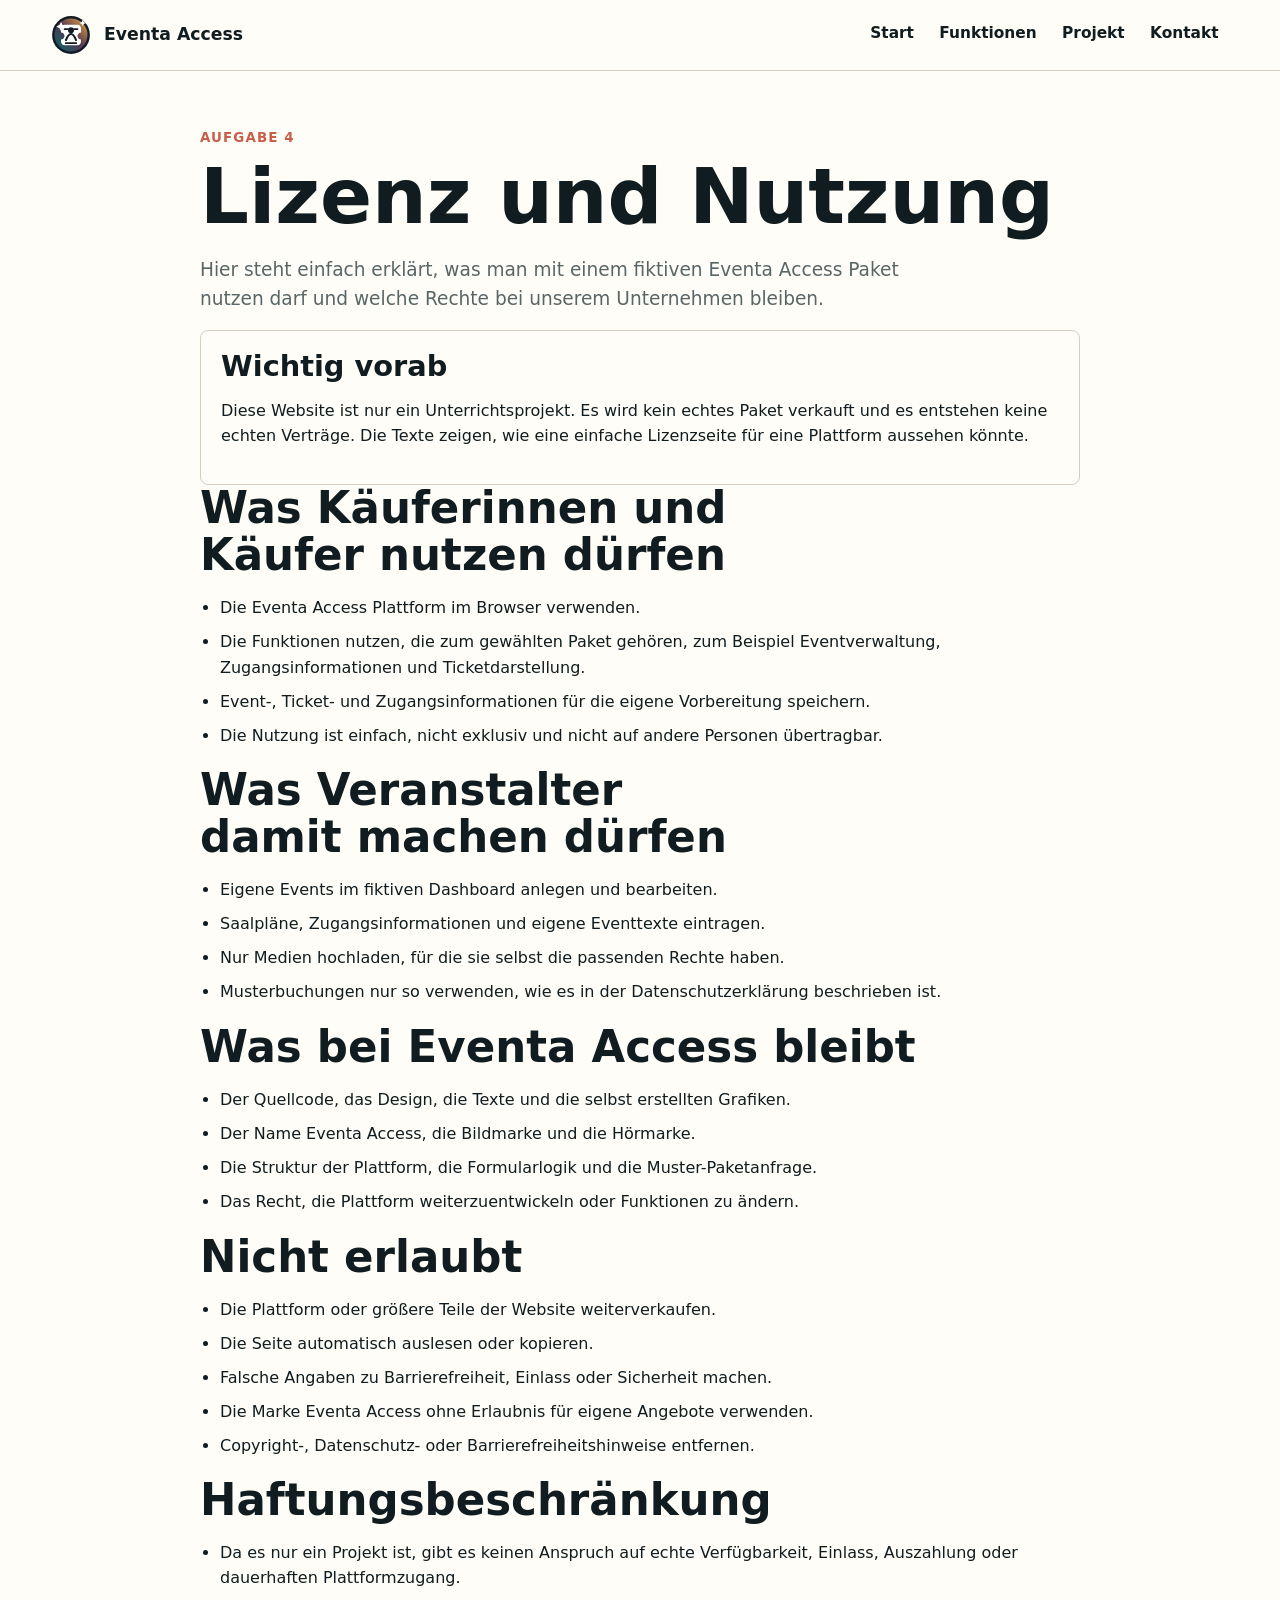
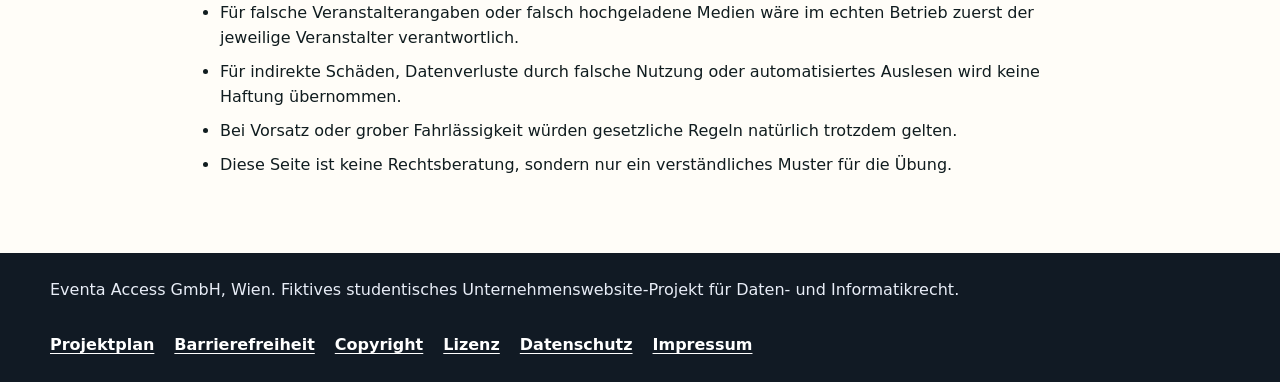
<file: license.html>
<!doctype html>
<html lang="de">
<head>
  <meta charset="utf-8">
  <meta name="viewport" content="width=device-width, initial-scale=1">
  <title>Lizenz | Eventa Access</title>
  <meta name="description" content="Lizenz- und Nutzungsbedingungen für die fiktive Eventa Access Plattform.">
  <link rel="icon" href="favicon.svg" type="image/svg+xml">
  <link rel="stylesheet" href="styles.css">
  <script src="main.js" defer></script>
</head>
<body>
  <a class="skip-link" href="#main">Zum Inhalt springen</a>
  <header class="site-header">
    <div class="header-inner">
      <a class="brand" href="index.html" aria-label="Eventa Access Startseite"><img src="brand-symbol.svg" alt="" width="42" height="42"><span>Eventa Access</span></a>
      <button class="nav-toggle" type="button" aria-expanded="false" aria-controls="site-nav" data-nav-toggle><span></span><span></span><span></span><span class="sr-only">Navigation öffnen</span></button>
      <nav id="site-nav" class="site-nav" aria-label="Hauptnavigation" data-nav>
        <ul>
          <li><a href="index.html">Start</a></li>
          <li><a href="features.html">Funktionen</a></li>
          <li><a href="about.html">Projekt</a></li>
          <li><a href="contact.html">Kontakt</a></li>
        </ul>
      </nav>
    </div>
  </header>

  <main id="main">
    <section class="section">
      <div class="container narrow">
        <p class="eyebrow">Aufgabe 4</p>
        <h1>Lizenz und Nutzung</h1>
        <p class="lead">Hier steht einfach erklärt, was man mit einem fiktiven Eventa Access Paket nutzen darf und welche Rechte bei unserem Unternehmen bleiben.</p>

        <div class="notice">
          <h2>Wichtig vorab</h2>
          <p>Diese Website ist nur ein Unterrichtsprojekt. Es wird kein echtes Paket verkauft und es entstehen keine echten Verträge. Die Texte zeigen, wie eine einfache Lizenzseite für eine Plattform aussehen könnte.</p>
        </div>

        <h2>Was Käuferinnen und Käufer nutzen dürfen</h2>
        <ul class="check-list">
          <li>Die Eventa Access Plattform im Browser verwenden.</li>
          <li>Die Funktionen nutzen, die zum gewählten Paket gehören, zum Beispiel Eventverwaltung, Zugangsinformationen und Ticketdarstellung.</li>
          <li>Event-, Ticket- und Zugangsinformationen für die eigene Vorbereitung speichern.</li>
          <li>Die Nutzung ist einfach, nicht exklusiv und nicht auf andere Personen übertragbar.</li>
        </ul>

        <h2>Was Veranstalter damit machen dürfen</h2>
        <ul class="check-list">
          <li>Eigene Events im fiktiven Dashboard anlegen und bearbeiten.</li>
          <li>Saalpläne, Zugangsinformationen und eigene Eventtexte eintragen.</li>
          <li>Nur Medien hochladen, für die sie selbst die passenden Rechte haben.</li>
          <li>Musterbuchungen nur so verwenden, wie es in der Datenschutzerklärung beschrieben ist.</li>
        </ul>

        <h2>Was bei Eventa Access bleibt</h2>
        <ul class="check-list">
          <li>Der Quellcode, das Design, die Texte und die selbst erstellten Grafiken.</li>
          <li>Der Name Eventa Access, die Bildmarke und die Hörmarke.</li>
          <li>Die Struktur der Plattform, die Formularlogik und die Muster-Paketanfrage.</li>
          <li>Das Recht, die Plattform weiterzuentwickeln oder Funktionen zu ändern.</li>
        </ul>

        <h2>Nicht erlaubt</h2>
        <ul class="check-list">
          <li>Die Plattform oder größere Teile der Website weiterverkaufen.</li>
          <li>Die Seite automatisch auslesen oder kopieren.</li>
          <li>Falsche Angaben zu Barrierefreiheit, Einlass oder Sicherheit machen.</li>
          <li>Die Marke Eventa Access ohne Erlaubnis für eigene Angebote verwenden.</li>
          <li>Copyright-, Datenschutz- oder Barrierefreiheitshinweise entfernen.</li>
        </ul>

        <h2>Haftungsbeschränkung</h2>
        <ul class="check-list">
          <li>Da es nur ein Projekt ist, gibt es keinen Anspruch auf echte Verfügbarkeit, Einlass, Auszahlung oder dauerhaften Plattformzugang.</li>
          <li>Für falsche Veranstalterangaben oder falsch hochgeladene Medien wäre im echten Betrieb zuerst der jeweilige Veranstalter verantwortlich.</li>
          <li>Für indirekte Schäden, Datenverluste durch falsche Nutzung oder automatisiertes Auslesen wird keine Haftung übernommen.</li>
          <li>Bei Vorsatz oder grober Fahrlässigkeit würden gesetzliche Regeln natürlich trotzdem gelten.</li>
          <li>Diese Seite ist keine Rechtsberatung, sondern nur ein verständliches Muster für die Übung.</li>
        </ul>
      </div>
    </section>
  </main>

  <footer class="site-footer">
    <div class="container footer-grid">
      <p>Eventa Access GmbH, Wien. Fiktives studentisches Unternehmenswebsite-Projekt für Daten- und Informatikrecht.</p>
      <div class="footer-links" aria-label="Rechtliche Seiten">
        <a href="projektplan.html">Projektplan</a>
        <a href="accessibility.html">Barrierefreiheit</a>
        <a href="copyright.html">Copyright</a>
        <a href="license.html">Lizenz</a>
        <a href="privacy.html">Datenschutz</a>
        <a href="impressum.html">Impressum</a>
      </div>
    </div>
  </footer>
</body>
</html>
</file>
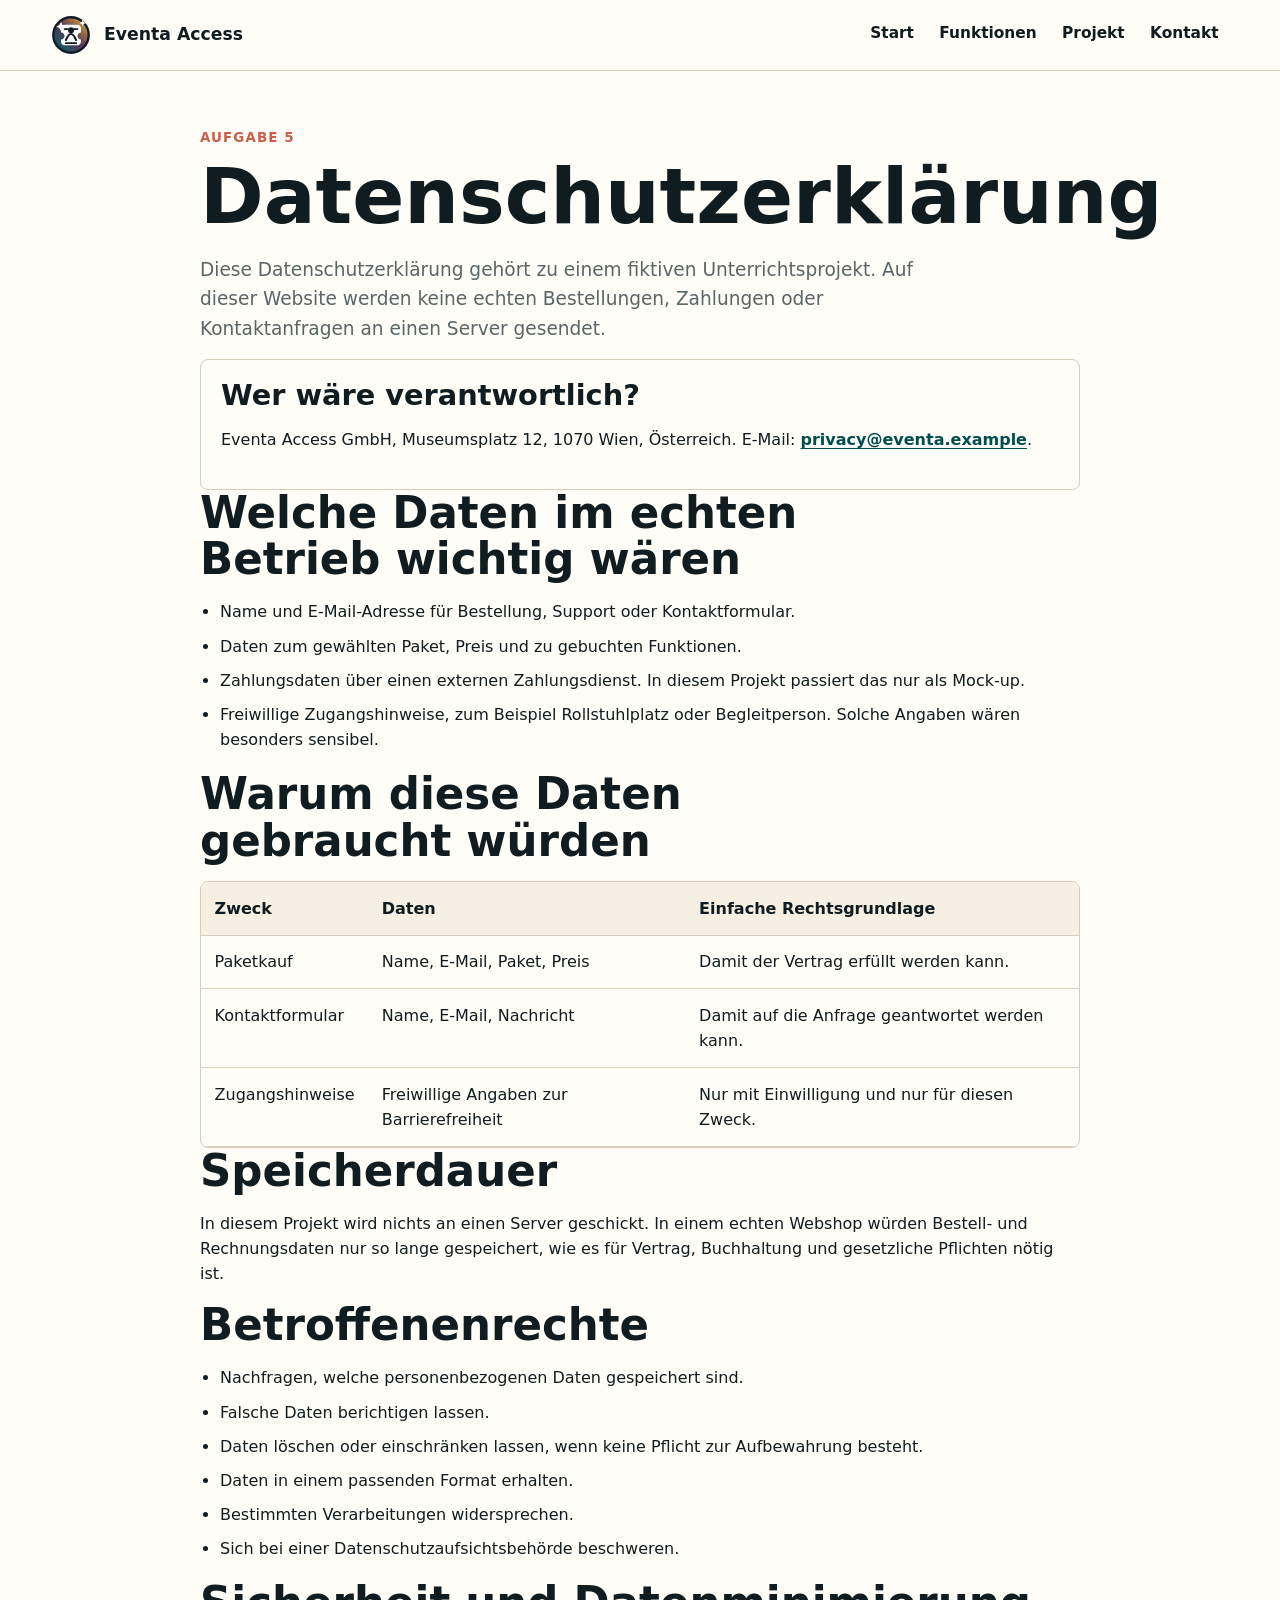
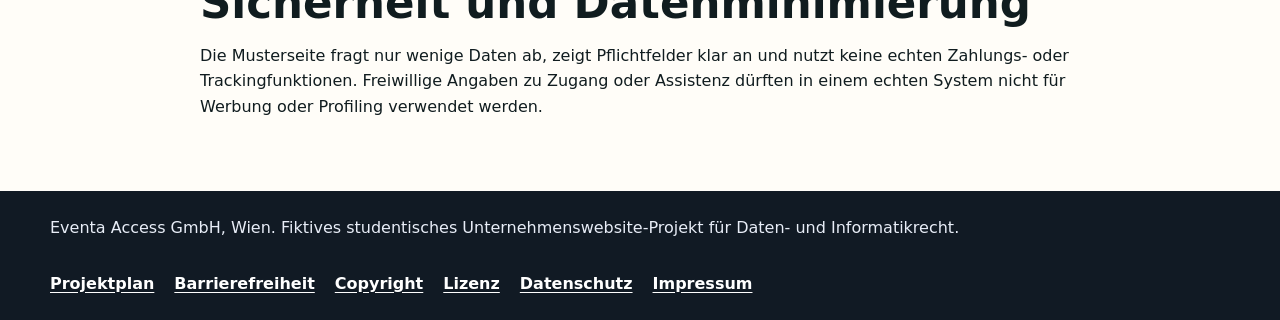
<file: privacy.html>
<!doctype html>
<html lang="de">
<head>
  <meta charset="utf-8">
  <meta name="viewport" content="width=device-width, initial-scale=1">
  <title>Datenschutz | Eventa Access</title>
  <meta name="description" content="Datenschutzerklärung für die fiktive Eventa Access Plattform.">
  <link rel="icon" href="favicon.svg" type="image/svg+xml">
  <link rel="stylesheet" href="styles.css">
  <script src="main.js" defer></script>
</head>
<body>
  <a class="skip-link" href="#main">Zum Inhalt springen</a>
  <header class="site-header">
    <div class="header-inner">
      <a class="brand" href="index.html" aria-label="Eventa Access Startseite"><img src="brand-symbol.svg" alt="" width="42" height="42"><span>Eventa Access</span></a>
      <button class="nav-toggle" type="button" aria-expanded="false" aria-controls="site-nav" data-nav-toggle><span></span><span></span><span></span><span class="sr-only">Navigation öffnen</span></button>
      <nav id="site-nav" class="site-nav" aria-label="Hauptnavigation" data-nav>
        <ul>
          <li><a href="index.html">Start</a></li>
          <li><a href="features.html">Funktionen</a></li>
          <li><a href="about.html">Projekt</a></li>
          <li><a href="contact.html">Kontakt</a></li>
        </ul>
      </nav>
    </div>
  </header>

  <main id="main">
    <section class="section">
      <div class="container narrow">
        <p class="eyebrow">Aufgabe 5</p>
        <h1>Datenschutzerklärung</h1>
        <p class="lead">Diese Datenschutzerklärung gehört zu einem fiktiven Unterrichtsprojekt. Auf dieser Website werden keine echten Bestellungen, Zahlungen oder Kontaktanfragen an einen Server gesendet.</p>

        <div class="notice">
          <h2>Wer wäre verantwortlich?</h2>
          <p>Eventa Access GmbH, Museumsplatz 12, 1070 Wien, Österreich. E-Mail: <a href="mailto:privacy@eventa.example">privacy@eventa.example</a>.</p>
        </div>

        <h2>Welche Daten im echten Betrieb wichtig wären</h2>
        <ul class="check-list">
          <li>Name und E-Mail-Adresse für Bestellung, Support oder Kontaktformular.</li>
          <li>Daten zum gewählten Paket, Preis und zu gebuchten Funktionen.</li>
          <li>Zahlungsdaten über einen externen Zahlungsdienst. In diesem Projekt passiert das nur als Mock-up.</li>
          <li>Freiwillige Zugangshinweise, zum Beispiel Rollstuhlplatz oder Begleitperson. Solche Angaben wären besonders sensibel.</li>
        </ul>

        <h2>Warum diese Daten gebraucht würden</h2>
        <div class="table-wrap">
          <table>
            <thead>
              <tr><th scope="col">Zweck</th><th scope="col">Daten</th><th scope="col">Einfache Rechtsgrundlage</th></tr>
            </thead>
            <tbody>
              <tr><td>Paketkauf</td><td>Name, E-Mail, Paket, Preis</td><td>Damit der Vertrag erfüllt werden kann.</td></tr>
              <tr><td>Kontaktformular</td><td>Name, E-Mail, Nachricht</td><td>Damit auf die Anfrage geantwortet werden kann.</td></tr>
              <tr><td>Zugangshinweise</td><td>Freiwillige Angaben zur Barrierefreiheit</td><td>Nur mit Einwilligung und nur für diesen Zweck.</td></tr>
            </tbody>
          </table>
        </div>

        <h2>Speicherdauer</h2>
        <p>In diesem Projekt wird nichts an einen Server geschickt. In einem echten Webshop würden Bestell- und Rechnungsdaten nur so lange gespeichert, wie es für Vertrag, Buchhaltung und gesetzliche Pflichten nötig ist.</p>

        <h2>Betroffenenrechte</h2>
        <ul class="check-list">
          <li>Nachfragen, welche personenbezogenen Daten gespeichert sind.</li>
          <li>Falsche Daten berichtigen lassen.</li>
          <li>Daten löschen oder einschränken lassen, wenn keine Pflicht zur Aufbewahrung besteht.</li>
          <li>Daten in einem passenden Format erhalten.</li>
          <li>Bestimmten Verarbeitungen widersprechen.</li>
          <li>Sich bei einer Datenschutzaufsichtsbehörde beschweren.</li>
        </ul>

        <h2>Sicherheit und Datenminimierung</h2>
        <p>Die Musterseite fragt nur wenige Daten ab, zeigt Pflichtfelder klar an und nutzt keine echten Zahlungs- oder Trackingfunktionen. Freiwillige Angaben zu Zugang oder Assistenz dürften in einem echten System nicht für Werbung oder Profiling verwendet werden.</p>
      </div>
    </section>
  </main>

  <footer class="site-footer">
    <div class="container footer-grid">
      <p>Eventa Access GmbH, Wien. Fiktives studentisches Unternehmenswebsite-Projekt für Daten- und Informatikrecht.</p>
      <div class="footer-links" aria-label="Rechtliche Seiten">
        <a href="projektplan.html">Projektplan</a>
        <a href="accessibility.html">Barrierefreiheit</a>
        <a href="copyright.html">Copyright</a>
        <a href="license.html">Lizenz</a>
        <a href="privacy.html">Datenschutz</a>
        <a href="impressum.html">Impressum</a>
      </div>
    </div>
  </footer>
</body>
</html>
</file>
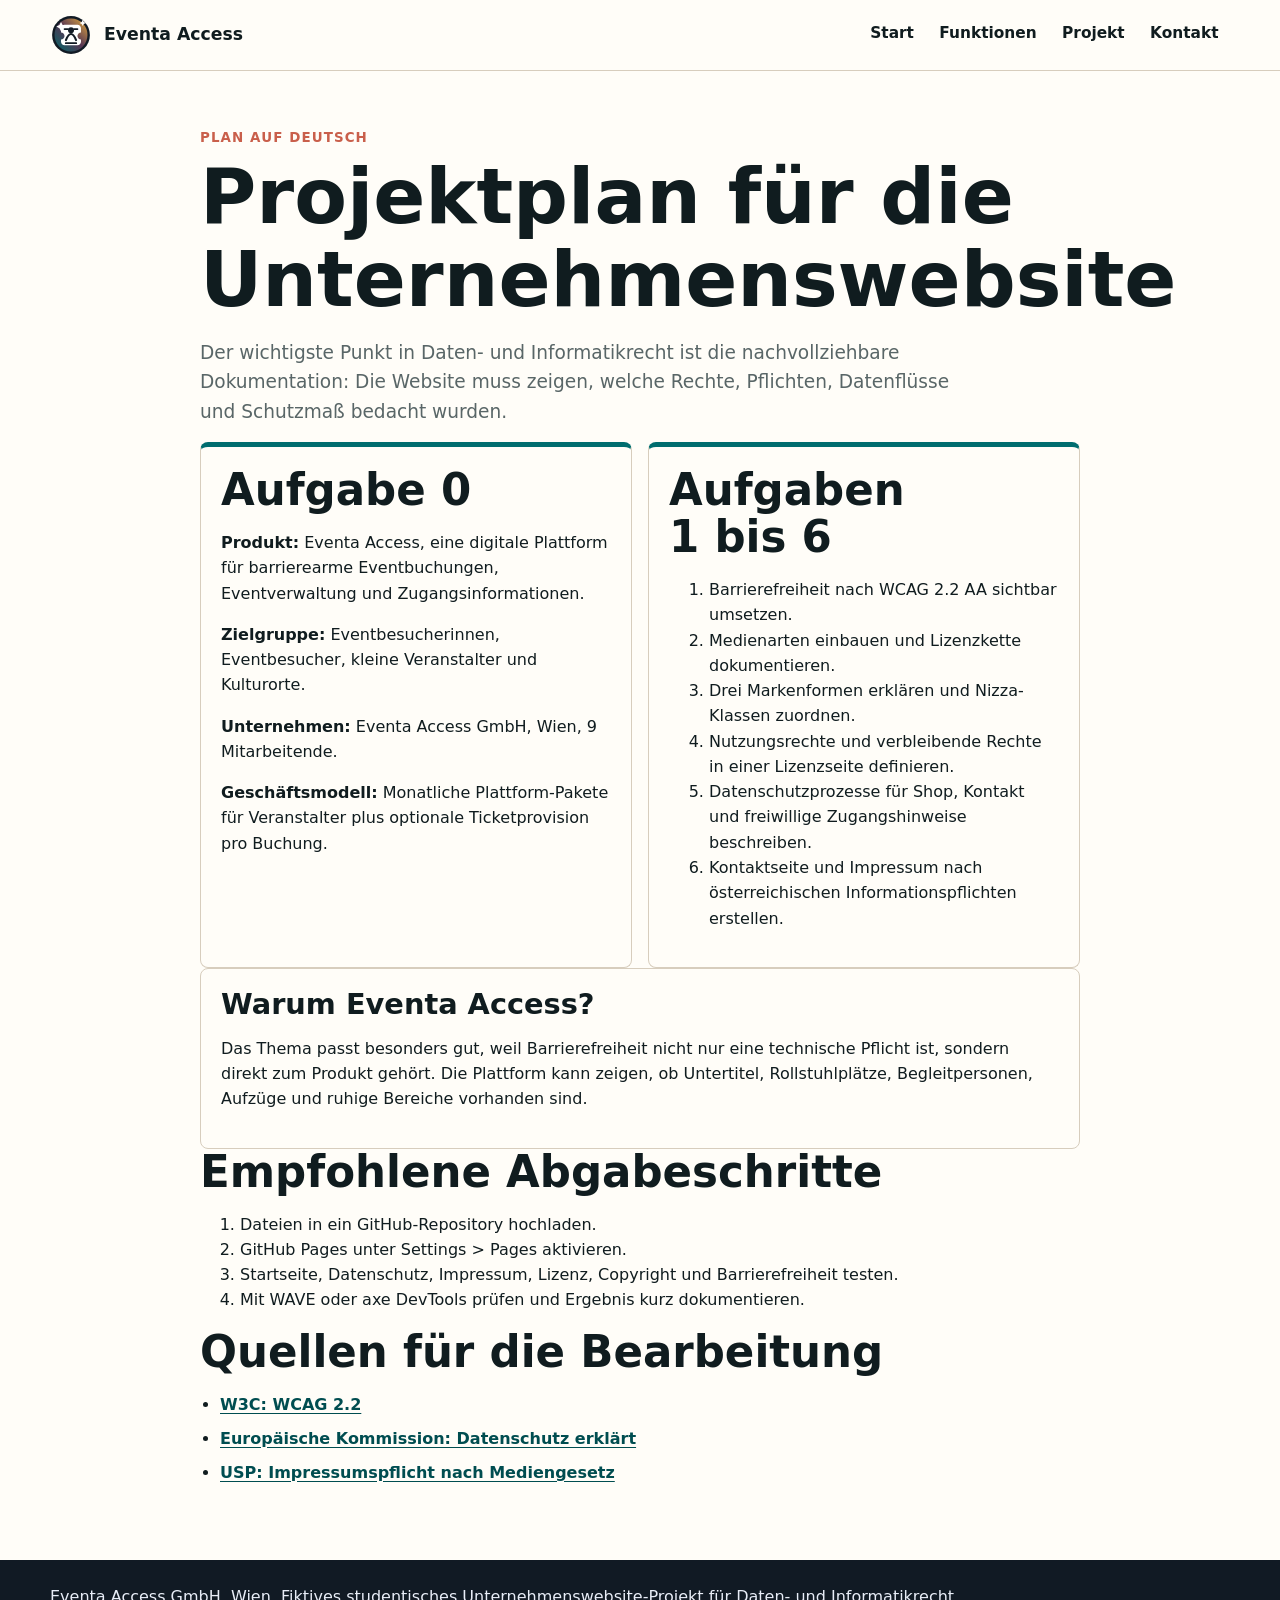
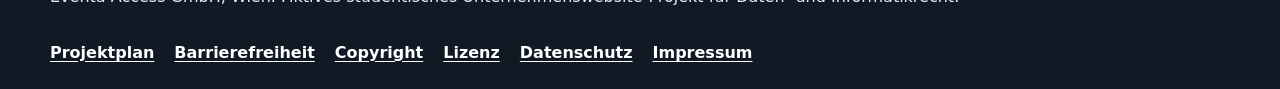
<file: projektplan.html>
<!doctype html>
<html lang="de">
<head>
  <meta charset="utf-8">
  <meta name="viewport" content="width=device-width, initial-scale=1">
  <title>Projektplan | Eventa Access</title>
  <meta name="description" content="Deutscher Projektplan für die Eventa Access Unternehmenswebsite im Fach Daten- und Informatikrecht.">
  <link rel="icon" href="favicon.svg" type="image/svg+xml">
  <link rel="stylesheet" href="styles.css">
  <script src="main.js" defer></script>
</head>
<body>
  <a class="skip-link" href="#main">Zum Inhalt springen</a>
  <header class="site-header">
    <div class="header-inner">
      <a class="brand" href="index.html" aria-label="Eventa Access Startseite"><img src="brand-symbol.svg" alt="" width="42" height="42"><span>Eventa Access</span></a>
      <button class="nav-toggle" type="button" aria-expanded="false" aria-controls="site-nav" data-nav-toggle><span></span><span></span><span></span><span class="sr-only">Navigation öffnen</span></button>
      <nav id="site-nav" class="site-nav" aria-label="Hauptnavigation" data-nav>
        <ul>
          <li><a href="index.html">Start</a></li>
          <li><a href="features.html">Funktionen</a></li>
          <li><a href="about.html">Projekt</a></li>
          <li><a href="contact.html">Kontakt</a></li>
        </ul>
      </nav>
    </div>
  </header>

  <main id="main">
    <section class="section">
      <div class="container narrow">
        <p class="eyebrow">Plan auf Deutsch</p>
        <h1>Projektplan für die Unternehmenswebsite</h1>
        <p class="lead">Der wichtigste Punkt in Daten- und Informatikrecht ist die nachvollziehbare Dokumentation: Die Website muss zeigen, welche Rechte, Pflichten, Datenflüsse und Schutzmaß bedacht wurden.</p>

        <div class="grid two">
          <article class="card">
            <h2>Aufgabe 0</h2>
            <p><strong>Produkt:</strong> Eventa Access, eine digitale Plattform für barrierearme Eventbuchungen, Eventverwaltung und Zugangsinformationen.</p>
            <p><strong>Zielgruppe:</strong> Eventbesucherinnen, Eventbesucher, kleine Veranstalter und Kulturorte.</p>
            <p><strong>Unternehmen:</strong> Eventa Access GmbH, Wien, 9 Mitarbeitende.</p>
            <p><strong>Geschäftsmodell:</strong> Monatliche Plattform-Pakete für Veranstalter plus optionale Ticketprovision pro Buchung.</p>
          </article>
          <article class="card">
            <h2>Aufgaben 1 bis 6</h2>
            <ol>
              <li>Barrierefreiheit nach WCAG 2.2 AA sichtbar umsetzen.</li>
              <li>Medienarten einbauen und Lizenzkette dokumentieren.</li>
              <li>Drei Markenformen erklären und Nizza-Klassen zuordnen.</li>
              <li>Nutzungsrechte und verbleibende Rechte in einer Lizenzseite definieren.</li>
              <li>Datenschutzprozesse für Shop, Kontakt und freiwillige Zugangshinweise beschreiben.</li>
              <li>Kontaktseite und Impressum nach österreichischen Informationspflichten erstellen.</li>
            </ol>
          </article>
        </div>

        <div class="notice">
          <h2>Warum Eventa Access?</h2>
          <p>Das Thema passt besonders gut, weil Barrierefreiheit nicht nur eine technische Pflicht ist, sondern direkt zum Produkt gehört. Die Plattform kann zeigen, ob Untertitel, Rollstuhlplätze, Begleitpersonen, Aufzüge und ruhige Bereiche vorhanden sind.</p>
        </div>

        <h2>Empfohlene Abgabeschritte</h2>
        <ol>
          <li>Dateien in ein GitHub-Repository hochladen.</li>
          <li>GitHub Pages unter Settings &gt; Pages aktivieren.</li>
          <li>Startseite, Datenschutz, Impressum, Lizenz, Copyright und Barrierefreiheit testen.</li>
          <li>Mit WAVE oder axe DevTools prüfen und Ergebnis kurz dokumentieren.</li>
        </ol>

        <h2>Quellen für die Bearbeitung</h2>
        <ul class="check-list">
          <li><a href="https://www.w3.org/TR/WCAG22/">W3C: WCAG 2.2</a></li>
          <li><a href="https://commission.europa.eu/law/law-topic/data-protection/data-protection-explained_de">Europäische Kommission: Datenschutz erklärt</a></li>
          <li><a href="https://www.usp.gv.at/themen/brancheninformationen/information-und-kommunikation/impressumspflicht-gemaess-para-24-mediengesetz.html">USP: Impressumspflicht nach Mediengesetz</a></li>
        </ul>
      </div>
    </section>
  </main>

  <footer class="site-footer">
    <div class="container footer-grid">
      <p>Eventa Access GmbH, Wien. Fiktives studentisches Unternehmenswebsite-Projekt für Daten- und Informatikrecht.</p>
      <div class="footer-links" aria-label="Rechtliche Seiten">
        <a href="projektplan.html">Projektplan</a>
        <a href="accessibility.html">Barrierefreiheit</a>
        <a href="copyright.html">Copyright</a>
        <a href="license.html">Lizenz</a>
        <a href="privacy.html">Datenschutz</a>
        <a href="impressum.html">Impressum</a>
      </div>
    </div>
  </footer>
</body>
</html>
</file>
<file: styles.css>
﻿:root {
  --ink: #101c1f;
  --muted: #596667;
  --paper: #fffdf8;
  --surface: #f5efe4;
  --surface-strong: #eadfce;
  --mist: #edf5f1;
  --line: #d7cdbd;
  --night: #111a24;
  --teal: #006d6f;
  --teal-dark: #004d50;
  --marigold: #f5b841;
  --coral: #c95f4b;
  --plum: #5d3857;
  --sage: #5f7f66;
  --focus: #f5b841;
  --shadow: 0 18px 44px rgba(17, 26, 36, 0.18);
  --soft-shadow: 0 10px 24px rgba(17, 26, 36, 0.1);
  --radius: 0.5rem;
  --font-body: "Eventa Body", "Atkinson Hyperlegible Next", "Atkinson Hyperlegible", Aptos, "Segoe UI", system-ui, sans-serif;
  --font-display: "Eventa Display", "Atkinson Hyperlegible Next", "Aptos Display", "Segoe UI Variable Display", Aptos, "Segoe UI", system-ui, sans-serif;
}

@font-face {
  font-family: "Eventa Body";
  src: local("Atkinson Hyperlegible Next"), local("Atkinson Hyperlegible"), local("Aptos"), local("Segoe UI");
  font-display: swap;
}

@font-face {
  font-family: "Eventa Display";
  src: local("Atkinson Hyperlegible Next"), local("Aptos Display"), local("Segoe UI Variable Display"), local("Aptos");
  font-display: swap;
}

* {
  box-sizing: border-box;
}

html {
  color: var(--ink);
  background: var(--paper);
  font-family: var(--font-body);
  line-height: 1.58;
  scroll-padding-top: 92px;
  scroll-behavior: smooth;
}

body {
  min-width: 320px;
  margin: 0;
  background:
    linear-gradient(180deg, rgba(237, 245, 241, 0.72), rgba(255, 253, 248, 0) 460px),
    var(--paper);
}

body.nav-open {
  overflow: hidden;
}

a {
  color: var(--teal-dark);
  font-weight: 700;
  text-underline-offset: 0.18em;
}

a:hover {
  color: var(--coral);
}

a:focus-visible,
button:focus-visible,
input:focus-visible,
textarea:focus-visible,
select:focus-visible {
  outline: 3px solid var(--focus);
  outline-offset: 3px;
  box-shadow: 0 0 0 6px rgba(17, 26, 36, 0.32);
}

img,
svg {
  max-width: 100%;
  height: auto;
}

button,
input,
textarea,
select {
  font: inherit;
}

.skip-link {
  position: fixed;
  top: 0.75rem;
  left: 0.75rem;
  z-index: 1000;
  transform: translateY(-150%);
  padding: 0.75rem 1rem;
  color: #fff;
  background: var(--night);
  border-radius: var(--radius);
}

.skip-link:focus {
  transform: translateY(0);
}

.site-header {
  position: sticky;
  top: 0;
  z-index: 50;
  background: rgba(255, 253, 248, 0.96);
  border-bottom: 1px solid var(--line);
  backdrop-filter: blur(14px);
}

.header-inner {
  display: flex;
  align-items: center;
  justify-content: space-between;
  width: min(1180px, calc(100% - 2rem));
  min-height: 78px;
  margin: 0 auto;
  gap: 1rem;
}

.brand {
  display: inline-flex;
  align-items: center;
  gap: 0.75rem;
  min-height: 44px;
  color: var(--ink);
  font-family: var(--font-display);
  font-size: 1.08rem;
  font-weight: 850;
  text-decoration: none;
}

.brand img {
  width: 42px;
  height: 42px;
}

.brand span {
  white-space: nowrap;
}

.nav-toggle {
  display: none;
  min-width: 44px;
  min-height: 44px;
  padding: 0;
  border: 2px solid var(--line);
  color: var(--ink);
  background: var(--paper);
  border-radius: var(--radius);
  cursor: pointer;
}

.nav-toggle span {
  display: block;
  width: 22px;
  height: 2px;
  margin: 5px auto;
  background: currentColor;
}

.site-nav ul {
  display: flex;
  align-items: center;
  gap: 0.15rem;
  margin: 0;
  padding: 0;
  list-style: none;
}

.site-nav a {
  display: inline-flex;
  align-items: center;
  min-height: 44px;
  padding: 0.55rem 0.72rem;
  color: var(--ink);
  font-size: 0.96rem;
  font-weight: 800;
  text-decoration: none;
  border-bottom: 3px solid transparent;
}

.site-nav a[aria-current="page"] {
  color: var(--teal-dark);
  border-bottom-color: var(--marigold);
}

.site-nav a:hover {
  color: var(--coral);
  border-bottom-color: currentColor;
}

main {
  background: transparent;
}

.section {
  padding: 4.75rem 0;
}

.section.alt {
  background:
    linear-gradient(180deg, rgba(255, 253, 248, 0), rgba(255, 253, 248, 0.62) 34%),
    var(--mist);
  border-block: 1px solid rgba(215, 205, 189, 0.7);
}

.container {
  width: min(1180px, calc(100% - 2rem));
  margin: 0 auto;
}

.narrow {
  width: min(880px, calc(100% - 2rem));
}

.section-heading {
  display: grid;
  gap: 0.45rem;
  max-width: 780px;
  margin-bottom: 1.55rem;
}

.eyebrow {
  margin: 0 0 0.5rem;
  color: var(--coral);
  font-size: 0.84rem;
  font-weight: 900;
  letter-spacing: 0.08em;
  text-transform: uppercase;
}

h1,
h2,
h3 {
  font-family: var(--font-display);
  line-height: 1.08;
  margin: 0 0 1rem;
  text-wrap: balance;
}

h1 {
  max-width: 900px;
  font-size: clamp(2.55rem, 6vw, 5.1rem);
  letter-spacing: 0;
}

h2 {
  font-size: clamp(2rem, 3.4vw, 3rem);
  letter-spacing: 0;
}

h3 {
  font-size: 1.25rem;
}

p {
  margin: 0 0 1rem;
}

.lead {
  max-width: 760px;
  color: var(--muted);
  font-size: 1.16rem;
}

.hero {
  position: relative;
  display: grid;
  align-items: end;
  min-height: calc(100svh - 78px);
  padding: 6.5rem 0 3.5rem;
  color: #fff;
  overflow: hidden;
  background:
    linear-gradient(90deg, rgba(17, 26, 36, 0.92) 0%, rgba(17, 26, 36, 0.76) 44%, rgba(17, 26, 36, 0.2) 100%),
    linear-gradient(180deg, rgba(17, 26, 36, 0.1) 0%, rgba(17, 26, 36, 0.76) 100%),
    url("concert-night-hero.png") center / cover no-repeat;
}

.hero::before {
  content: "";
  position: absolute;
  inset: 0;
  pointer-events: none;
  background:
    linear-gradient(90deg, rgba(245, 184, 65, 0.18), rgba(0, 109, 111, 0.16) 38%, rgba(201, 95, 75, 0.1)),
    radial-gradient(circle at 82% 20%, rgba(245, 184, 65, 0.22), transparent 28%);
}

.hero::after {
  content: "";
  position: absolute;
  inset: auto 0 0;
  height: 8px;
  background: linear-gradient(90deg, var(--teal), var(--marigold), var(--coral), var(--plum));
}

.hero-content {
  position: relative;
  z-index: 1;
}

.hero .eyebrow {
  color: var(--marigold);
}

.hero .lead {
  color: #f7efe2;
  font-size: 1.24rem;
}

.hero h1 {
  color: #fff;
  max-width: 820px;
  text-shadow: 0 3px 24px rgba(0, 0, 0, 0.52);
}

.hero-actions,
.button-row {
  display: flex;
  flex-wrap: wrap;
  gap: 0.8rem;
  margin-top: 1.55rem;
}

.button {
  display: inline-flex;
  align-items: center;
  justify-content: center;
  min-height: 48px;
  padding: 0.78rem 1.1rem;
  border: 2px solid var(--teal-dark);
  color: #fff;
  background: var(--teal-dark);
  border-radius: var(--radius);
  box-shadow: var(--soft-shadow);
  font-family: var(--font-display);
  font-weight: 900;
  text-decoration: none;
  cursor: pointer;
}

.button:hover {
  color: #fff;
  background: #06383a;
  border-color: #06383a;
}

.button.secondary {
  color: var(--ink);
  background: var(--marigold);
  border-color: #d89920;
}

.button.secondary:hover {
  color: var(--ink);
  background: #ffd16d;
  border-color: #c48716;
}

.button.warn {
  color: #fff;
  background: var(--coral);
  border-color: var(--coral);
}

.button.warn:hover {
  background: #9f3f33;
  border-color: #9f3f33;
}

.event-strip,
.facts,
.metric-row {
  display: grid;
  grid-template-columns: repeat(3, minmax(0, 1fr));
  gap: 0.8rem;
  max-width: 880px;
  margin-top: 2rem;
}

.event-strip div,
.fact,
.metric {
  padding: 1rem;
  border-radius: var(--radius);
}

.event-strip {
  max-width: 780px;
}

.event-strip div {
  color: #fff;
  background: rgba(17, 26, 36, 0.62);
  border: 1px solid rgba(255, 253, 248, 0.28);
  backdrop-filter: blur(8px);
}

.event-strip dt,
.fact strong,
.metric strong {
  display: block;
  margin-bottom: 0.25rem;
  font-family: var(--font-display);
  font-size: 1.55rem;
  font-weight: 900;
  line-height: 1.1;
}

.event-strip dd {
  margin: 0;
  color: #f3eadc;
}

.fact,
.metric {
  background: var(--paper);
  border: 1px solid var(--line);
  box-shadow: var(--soft-shadow);
}

.fact {
  border-left: 7px solid var(--teal);
}

.facts .fact:nth-child(2),
.metric-row .metric:nth-child(2) {
  border-left-color: var(--marigold);
}

.facts .fact:nth-child(3),
.metric-row .metric:nth-child(3) {
  border-left-color: var(--coral);
}

.fact strong,
.metric strong {
  color: var(--night);
  font-size: 1.85rem;
}

.fact span,
.metric span {
  color: var(--muted);
}

.grid {
  display: grid;
  gap: 1rem;
}

.grid.three {
  grid-template-columns: repeat(3, minmax(0, 1fr));
}

.grid.two {
  grid-template-columns: repeat(2, minmax(0, 1fr));
}

.shop-layout {
  display: grid;
  gap: 1.25rem;
}

.card,
.price-card,
.notice,
.legal-box {
  background: var(--paper);
  border: 1px solid var(--line);
  border-radius: var(--radius);
}

.card,
.notice,
.legal-box {
  padding: 1.25rem;
}

.card,
.legal-box {
  border-top: 5px solid var(--teal);
  box-shadow: 0 8px 18px rgba(17, 26, 36, 0.06);
}

.grid.three > .card:nth-child(2),
.grid.three > .legal-box:nth-child(2) {
  border-top-color: var(--marigold);
}

.grid.three > .card:nth-child(3),
.grid.three > .legal-box:nth-child(3) {
  border-top-color: var(--coral);
}

.grid.three > .card:nth-child(4) {
  border-top-color: var(--sage);
}

.grid.three > .card:nth-child(5) {
  border-top-color: var(--plum);
}

.grid.three > .card:nth-child(6) {
  border-top-color: var(--teal-dark);
}

.price-card {
  position: relative;
  display: flex;
  flex-direction: column;
  min-height: 100%;
  padding: 1.35rem;
  border-top: 0;
  box-shadow: var(--soft-shadow);
  overflow: hidden;
}

.price-card::before {
  content: "";
  position: absolute;
  inset: 0 0 auto;
  height: 6px;
  background: var(--teal);
}

.grid.three > .price-card:nth-child(2)::before {
  background: var(--marigold);
}

.grid.three > .price-card:nth-child(3)::before {
  background: var(--coral);
}

.price-card.featured {
  border-color: #c7a33f;
  box-shadow: 0 0 0 3px rgba(245, 184, 65, 0.25), var(--shadow);
}

.ticket-meta {
  margin: 0 0 0.55rem;
  color: var(--muted);
  font-size: 0.92rem;
  font-weight: 800;
}

.access-tags {
  display: flex;
  flex-wrap: wrap;
  gap: 0.42rem;
  margin: 0.2rem 0 1rem;
}

.access-tags span {
  display: inline-flex;
  align-items: center;
  min-height: 28px;
  padding: 0.16rem 0.48rem;
  color: var(--teal-dark);
  background: var(--mist);
  border: 1px solid #bdd5cf;
  border-radius: 999px;
  font-size: 0.82rem;
  font-weight: 850;
}

.price {
  margin: 0.4rem 0 1rem;
  color: var(--night);
  font-size: 2rem;
  font-weight: 950;
}

.price small {
  color: var(--muted);
  font-size: 1rem;
  font-weight: 650;
}

.price-card ul,
.check-list {
  display: grid;
  gap: 0.55rem;
  margin: 0 0 1.2rem;
  padding-left: 1.25rem;
}

.price-card .button {
  margin-top: auto;
}

.badge {
  display: inline-flex;
  align-items: center;
  width: max-content;
  min-height: 30px;
  margin-bottom: 0.5rem;
  padding: 0.2rem 0.65rem;
  color: var(--ink);
  background: var(--marigold);
  border-radius: 999px;
  font-size: 0.86rem;
  font-weight: 900;
}

.cart-panel {
  display: grid;
  gap: 1rem;
  align-items: start;
  margin-top: 1rem;
  padding: 1.35rem;
  color: #fff;
  background:
    linear-gradient(135deg, rgba(0, 109, 111, 0.94), rgba(17, 26, 36, 0.98)),
    var(--night);
  border-radius: var(--radius);
  box-shadow: var(--shadow);
}

.cart-panel p,
.cart-panel .muted {
  color: #eaf2ee;
}

.cart-panel h2,
.brand-board h2,
.notice h2 {
  font-size: 1.8rem;
}

.cart-list {
  display: grid;
  gap: 0.5rem;
  min-height: 3rem;
  margin: 0;
  padding: 0;
  list-style: none;
}

.cart-list li {
  display: flex;
  justify-content: space-between;
  gap: 0.75rem;
  padding: 0.65rem 0;
  border-bottom: 1px solid rgba(255, 255, 255, 0.24);
}

.cart-total {
  display: flex;
  justify-content: space-between;
  gap: 1rem;
  font-size: 1.2rem;
  font-weight: 900;
}

.media-strip {
  display: grid;
  grid-template-columns: minmax(0, 1.15fr) minmax(300px, 0.85fr);
  gap: 1.15rem;
  align-items: stretch;
}

.hero-media {
  margin: 0;
  border: 1px solid var(--line);
  background: var(--paper);
  box-shadow: var(--soft-shadow);
  border-radius: var(--radius);
  overflow: hidden;
}

.hero-media img {
  display: block;
  width: 100%;
}

figcaption {
  padding: 0.75rem 1rem;
  color: var(--muted);
  font-size: 0.95rem;
}

.story-panel,
.sound-demo {
  display: grid;
  align-content: center;
  gap: 1rem;
  min-height: 100%;
  padding: 1.5rem;
  color: #fff;
  background:
    linear-gradient(135deg, rgba(17, 26, 36, 0.96), rgba(93, 56, 87, 0.9)),
    var(--night);
  border-radius: var(--radius);
}

.story-panel p,
.sound-demo p {
  color: #f4eadc;
}

.story-panel .button,
.sound-demo .button {
  width: max-content;
}

.steps {
  counter-reset: step;
  display: grid;
  gap: 0.85rem;
  margin: 1rem 0 0;
  padding: 0;
  list-style: none;
}

.steps li {
  counter-increment: step;
  display: grid;
  grid-template-columns: auto 1fr;
  gap: 0.75rem;
  align-items: start;
  padding: 1rem;
  color: var(--ink);
  background: var(--paper);
  border: 1px solid var(--line);
  border-radius: var(--radius);
}

.steps li::before {
  content: counter(step);
  display: inline-grid;
  place-items: center;
  width: 2rem;
  height: 2rem;
  color: var(--ink);
  background: var(--marigold);
  border-radius: 50%;
  font-weight: 900;
}

.steps h3 {
  margin-bottom: 0.25rem;
  font-size: 1.04rem;
}

.steps p {
  margin: 0;
  color: var(--muted);
}

.split-layout {
  display: grid;
  grid-template-columns: minmax(0, 1fr) minmax(300px, 0.78fr);
  gap: 1.5rem;
  align-items: start;
}

.brand-board {
  display: grid;
  gap: 1rem;
  padding: 1.35rem;
  background: var(--night);
  color: #fff;
  border-radius: var(--radius);
  box-shadow: var(--shadow);
}

.brand-board img {
  width: 90px;
}

.brand-board p {
  color: #f4eadc;
}

.brand-board .metric {
  color: var(--ink);
}

.table-wrap {
  overflow-x: auto;
  border: 1px solid var(--line);
  background: var(--paper);
  border-radius: var(--radius);
}

table {
  width: 100%;
  min-width: 720px;
  border-collapse: collapse;
}

th,
td {
  padding: 0.85rem;
  text-align: left;
  vertical-align: top;
  border-bottom: 1px solid var(--line);
}

th {
  color: var(--ink);
  background: var(--surface);
}

.form-grid {
  display: grid;
  grid-template-columns: repeat(2, minmax(0, 1fr));
  gap: 1rem;
}

.field {
  display: grid;
  gap: 0.35rem;
}

.field.full {
  grid-column: 1 / -1;
}

label {
  font-weight: 800;
}

input,
textarea,
select {
  width: 100%;
  min-height: 48px;
  padding: 0.75rem;
  color: var(--ink);
  background: #fff;
  border: 2px solid var(--line);
  border-radius: var(--radius);
}

input[aria-invalid="true"],
textarea[aria-invalid="true"],
select[aria-invalid="true"] {
  border-color: var(--coral);
  background: #fff7f3;
}

textarea {
  min-height: 150px;
  resize: vertical;
}

.hint,
.muted {
  color: var(--muted);
}

.status {
  min-height: 1.5rem;
  margin-top: 1rem;
  font-weight: 800;
}

.field-error {
  min-height: 1.25rem;
  color: #9f3f33;
  font-size: 0.95rem;
  font-weight: 800;
}

.site-footer {
  padding: 2rem 0;
  color: #e8edf7;
  background: var(--night);
}

.footer-grid {
  display: grid;
  grid-template-columns: 1fr;
  gap: 0.9rem;
  align-items: start;
}

.site-footer a {
  color: #ffffff;
}

.footer-links {
  display: flex;
  flex-wrap: wrap;
  gap: 0.65rem 1.25rem;
  justify-content: start;
}

.sr-only {
  position: absolute;
  width: 1px;
  height: 1px;
  padding: 0;
  margin: -1px;
  overflow: hidden;
  clip: rect(0, 0, 0, 0);
  white-space: nowrap;
  border: 0;
}

@media (max-width: 1120px) {
  .nav-toggle {
    display: inline-grid !important;
    flex: 0 0 44px;
    place-content: center;
    width: 44px;
    height: 44px;
    margin-left: auto;
    position: fixed;
    top: 17px;
    right: 1rem;
    z-index: 70;
    border-color: var(--ink);
    background: var(--paper);
    box-shadow: 0 6px 16px rgba(17, 26, 36, 0.12);
  }

  .site-nav {
    position: fixed;
    inset: 78px 0 auto 0;
    display: none;
    padding: 1rem;
    background: var(--paper);
    border-bottom: 1px solid var(--line);
    box-shadow: var(--soft-shadow);
  }

  .site-nav.is-open {
    display: block;
  }

  .site-nav ul {
    display: grid;
    gap: 0.25rem;
  }

  .site-nav a {
    width: 100%;
  }
}

@media (max-width: 920px) {
  .hero {
    min-height: auto;
    padding: 4.5rem 0 3rem;
    background-position: 58% center;
  }

  .grid.three,
  .grid.two,
  .media-strip,
  .split-layout,
  .footer-grid,
  .event-strip,
  .facts,
  .metric-row {
    grid-template-columns: 1fr;
  }

  .footer-links {
    justify-content: start;
  }
}

@media (max-width: 640px) {
  .section {
    padding: 3.25rem 0;
  }

  .lead,
  .hero .lead {
    font-size: 1.04rem;
  }

  .form-grid {
    grid-template-columns: 1fr;
  }

  .button,
  .story-panel .button,
  .sound-demo .button {
    width: 100%;
  }

  .nav-toggle {
    left: min(330px, calc(100% - 60px));
    right: auto;
  }

  .brand span {
    white-space: normal;
  }
}

@media (prefers-reduced-motion: reduce) {
  *,
  *::before,
  *::after {
    scroll-behavior: auto !important;
    animation-duration: 0.01ms !important;
    animation-iteration-count: 1 !important;
    transition-duration: 0.01ms !important;
  }
}

/* Simpler home page */
body {
  background: var(--paper);
}

.site-header {
  background: var(--paper);
  backdrop-filter: none;
}

.header-inner {
  min-height: 70px;
}

.section {
  padding: 3.5rem 0;
}

.section-heading {
  max-width: 680px;
  margin-bottom: 1.25rem;
}

.simple-hero {
  min-height: 520px;
  padding: 5rem 0;
  align-items: center;
  background:
    linear-gradient(90deg, rgba(17, 26, 36, 0.86), rgba(17, 26, 36, 0.48)),
    url("concert-night-hero.png") center / cover no-repeat;
}

.simple-hero::before {
  display: none;
}

.simple-hero::after {
  height: 4px;
}

.simple-hero h1 {
  max-width: 760px;
  font-size: clamp(2.25rem, 5vw, 4rem);
}

.simple-hero .lead {
  max-width: 650px;
  font-size: 1.12rem;
}

.button,
.price-card,
.card,
.legal-box,
.fact,
.metric,
.cart-panel,
.hero-media {
  box-shadow: none;
}

.button {
  min-height: 46px;
  padding-inline: 1rem;
}

.price-card {
  padding: 1.2rem;
}

.price-card::before {
  height: 4px;
}

.price-card ul {
  gap: 0.35rem;
  margin-bottom: 1rem;
}

.price {
  margin: 0.2rem 0 0.75rem;
  font-size: 1.65rem;
}

.simple-shop {
  gap: 1rem;
}

.simple-cart {
  margin-top: 0;
  background: var(--night);
}

.simple-cart h2 {
  font-size: 1.45rem;
}

.legal-box {
  border-top-width: 4px;
}

.site-footer {
  padding: 1.5rem 0;
}

@media (max-width: 920px) {
  .simple-hero {
    min-height: auto;
    padding: 4rem 0;
  }
}
</file>
